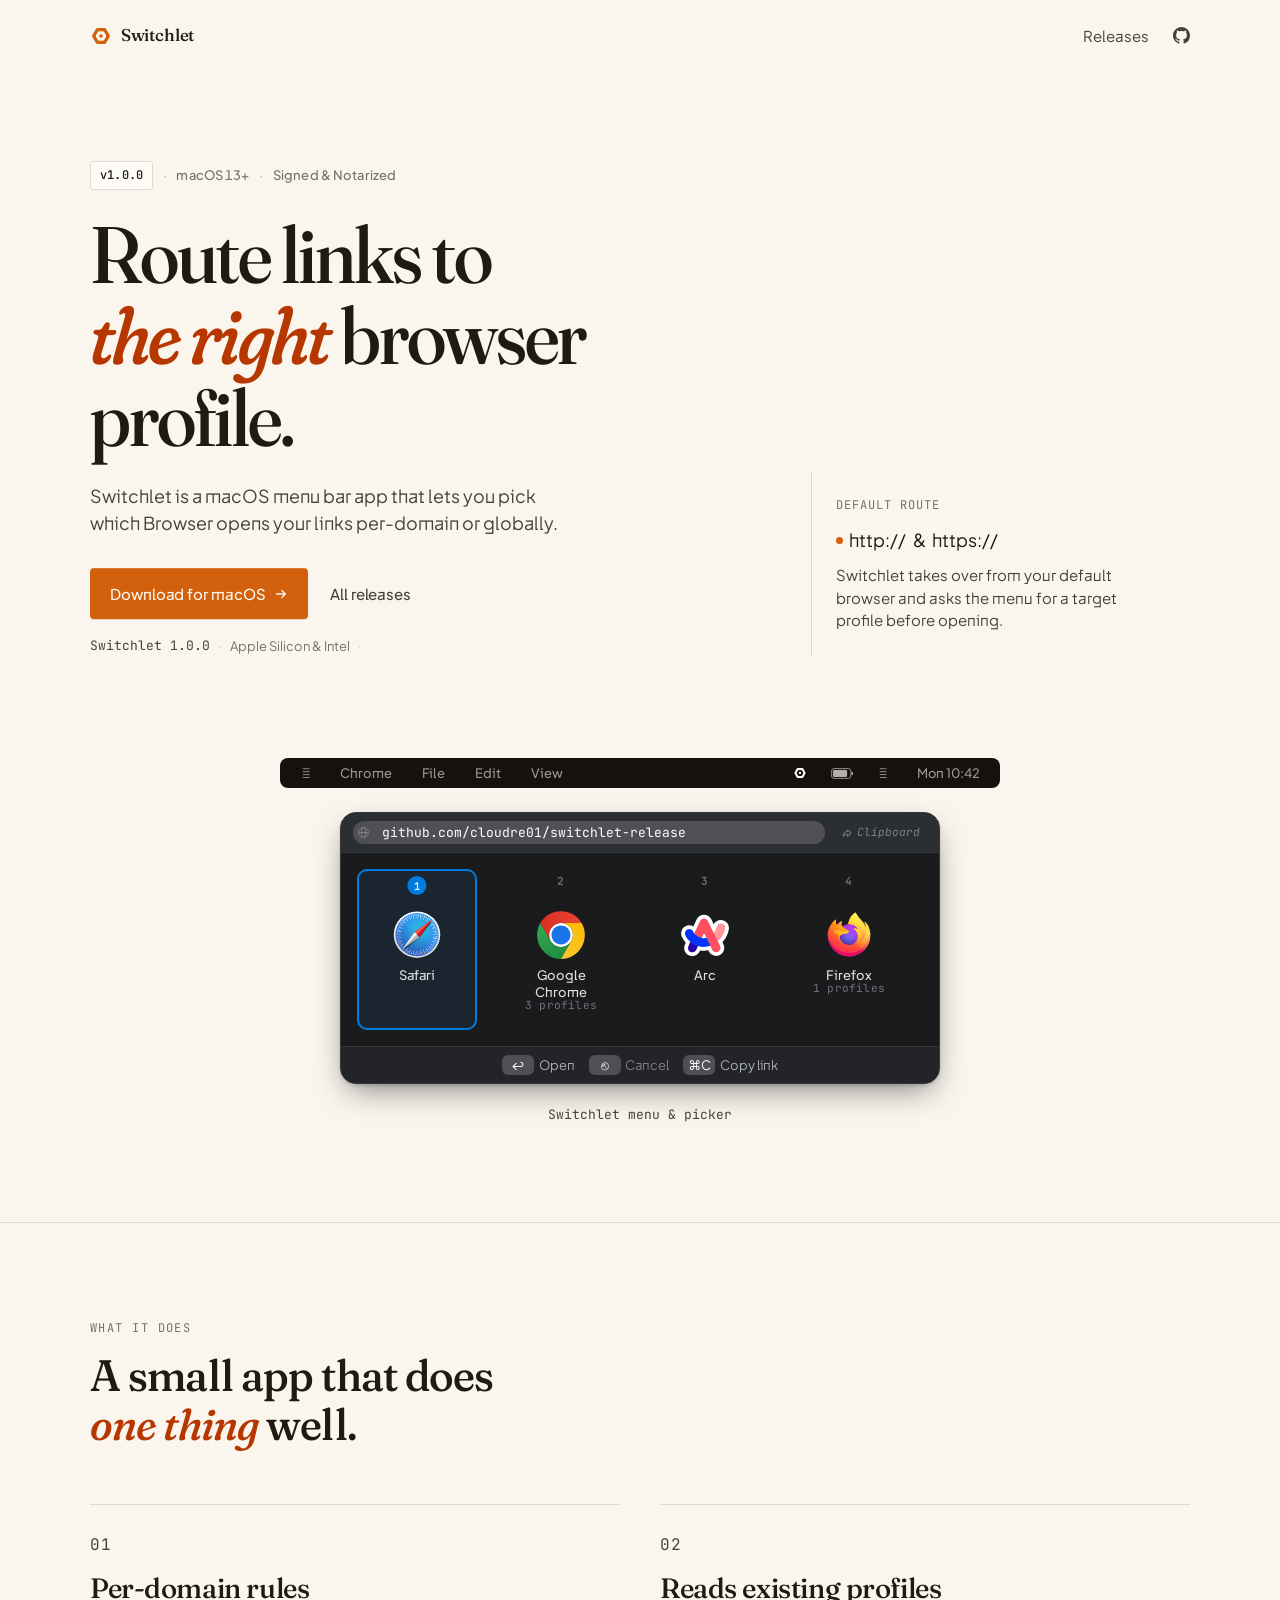
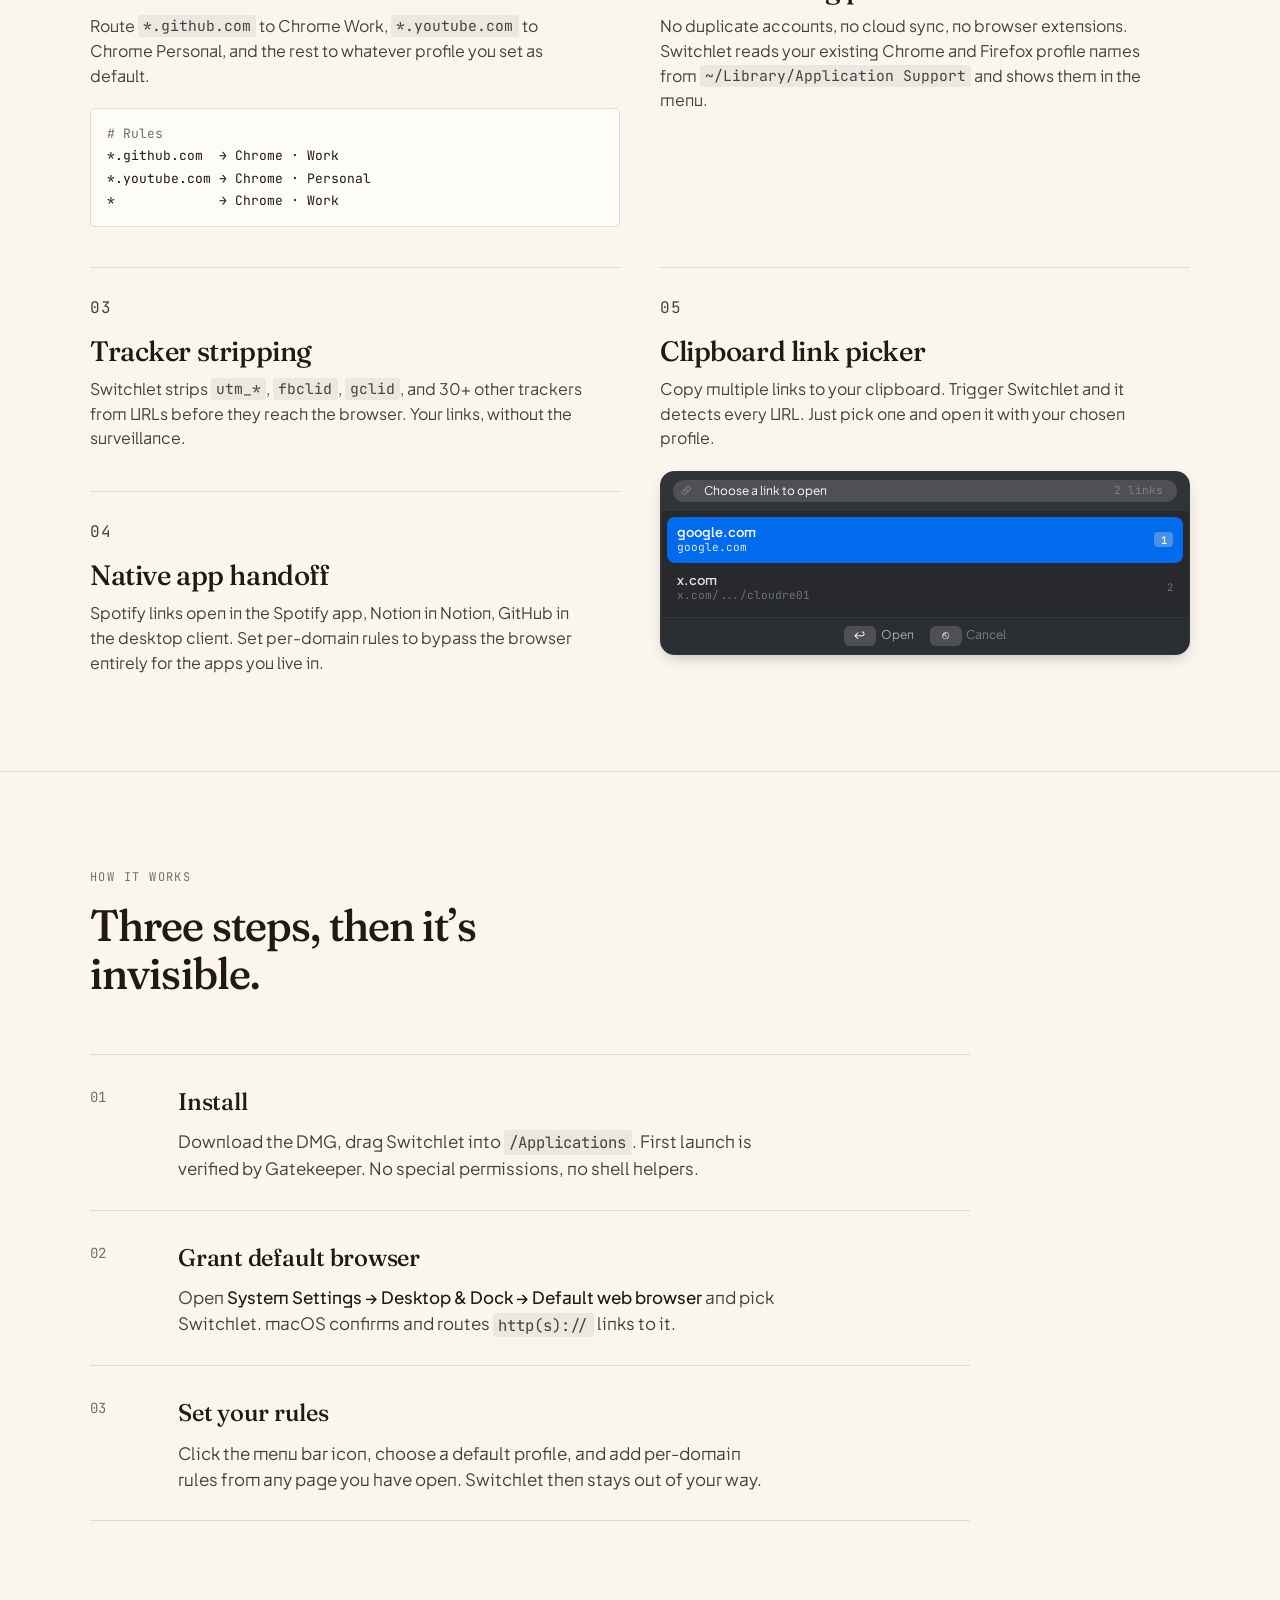
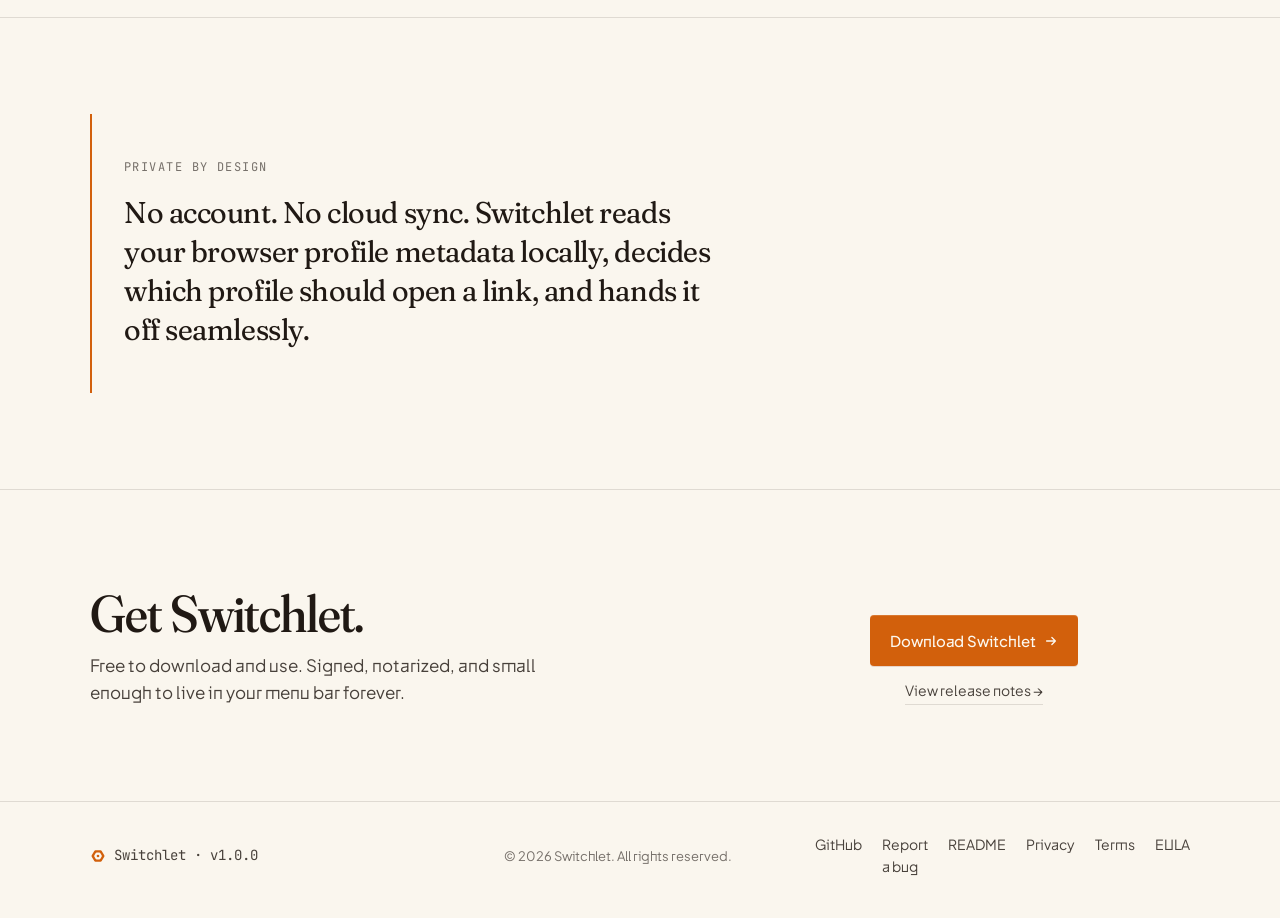
<file: index.html>
<!doctype html>
<html lang="en">
  <head>
    <meta charset="utf-8" />
    <meta name="viewport" content="width=device-width, initial-scale=1" />
    <title>Switchlet — Route links to the right browser profile</title>
    <meta
      name="description"
      content="A macOS menu bar app for routing http/https links to your browser of choice per-domain or globally."
    />
    <meta name="theme-color" content="#f6f1e8" />
    <meta
      property="og:title"
      content="Switchlet - Route links to the right browser profile"
    />
    <meta
      property="og:description"
      content="A macOS menu bar app for routing http/https links to your browser of choice per-domain or globally."
    />
    <meta property="og:type" content="website" />
    <meta
      property="og:url"
      content="https://cloudre01.github.io/switchlet-release/"
    />
    <meta name="twitter:card" content="summary_large_image" />
    <link rel="icon" type="image/svg+xml" href="favicon.svg" />
    <link rel="preconnect" href="https://fonts.googleapis.com" />
    <link rel="preconnect" href="https://fonts.gstatic.com" crossorigin />
    <link
      rel="stylesheet"
      href="https://fonts.googleapis.com/css2?family=Fraunces:ital,opsz,wght@0,9..144,400;0,9..144,500;0,9..144,600;1,9..144,500&family=JetBrains+Mono:wght@400;500&family=Plus+Jakarta+Sans:wght@400;500;600&display=swap"
    />
    <link rel="stylesheet" href="style.css" />
    <script data-goatcounter="https://cloudre01.goatcounter.com/count"
        async src="//gc.zgo.at/count.js"></script>
  </head>
  <body>
    <a class="skip" href="#main">Skip to content</a>

    <svg class="kbd-defs" aria-hidden="true" focusable="false">
      <defs>
        <symbol id="kbd-shift" viewBox="0 0 14 14">
          <path
            d="M7 2.5 L3 7 H5.5 V11.5 H8.5 V7 H11 Z"
            fill="none"
            stroke="currentColor"
            stroke-width="1.3"
            stroke-linecap="round"
            stroke-linejoin="round"
          />
        </symbol>
        <symbol id="kbd-cmd" viewBox="0 0 14 14">
          <rect
            x="1"
            y="1"
            width="5"
            height="5"
            rx="1.2"
            fill="none"
            stroke="currentColor"
            stroke-width="1.3"
          />
          <rect
            x="8"
            y="1"
            width="5"
            height="5"
            rx="1.2"
            fill="none"
            stroke="currentColor"
            stroke-width="1.3"
          />
          <rect
            x="1"
            y="8"
            width="5"
            height="5"
            rx="1.2"
            fill="none"
            stroke="currentColor"
            stroke-width="1.3"
          />
          <rect
            x="8"
            y="8"
            width="5"
            height="5"
            rx="1.2"
            fill="none"
            stroke="currentColor"
            stroke-width="1.3"
          />
          <line
            x1="6"
            y1="7"
            x2="8"
            y2="7"
            stroke="currentColor"
            stroke-width="1.3"
            stroke-linecap="round"
          />
          <line
            x1="7"
            y1="6"
            x2="7"
            y2="8"
            stroke="currentColor"
            stroke-width="1.3"
            stroke-linecap="round"
          />
        </symbol>
      </defs>
    </svg>

    <header class="topbar reveal" data-reveal-order="0">
      <a class="wordmark" href="./" aria-label="Switchlet home">
        <svg class="mark" viewBox="0 0 24 24" aria-hidden="true">
          <path
            d="M15.8454 3.34C16.5599 3.34 17.2206 3.721 17.5778 4.34L21.4225 11C21.7798 11.619 21.7798 12.381 21.4225 13L17.5778 19.66C17.2206 20.279 16.5599 20.66 15.8454 20.66H8.15495C7.44042 20.66 6.7798 20.279 6.42253 19.66L2.5778 13C2.22054 12.381 2.22054 11.619 2.5778 11L6.42253 4.34C6.7798 3.721 7.44042 3.34 8.15495 3.34H15.8454ZM10.155 6.804C9.44044 6.804 8.7798 7.185 8.42253 7.804L6.5778 11C6.22054 11.619 6.22054 12.381 6.5778 13L8.42253 16.196C8.7798 16.815 9.44044 17.196 10.155 17.196H13.8454C14.5599 17.196 15.2206 16.815 15.5778 16.196L17.4225 13C17.7798 12.381 17.7798 11.619 17.4225 11L15.5778 7.804C15.2206 7.185 14.5599 6.804 13.8454 6.804H10.155Z"
            fill="currentColor"
          />
          <circle cx="12" cy="12" r="2" fill="currentColor" />
        </svg>
        <span>Switchlet</span>
      </a>
      <nav class="topnav">
        <a href="https://github.com/cloudre01/switchlet-release/releases"
          onclick="goatcounter.count({path:'releases'})"
          >Releases</a
        >
        <a
          class="gh-link"
          href="https://github.com/cloudre01/switchlet-release"
          aria-label="GitHub"
          onclick="goatcounter.count({path:'github'})"
        >
          <svg class="gh-icon" viewBox="0 0 16 16" aria-hidden="true">
            <path
              fill="currentColor"
              d="M8 0C3.58 0 0 3.58 0 8c0 3.54 2.29 6.53 5.47 7.59.4.07.55-.17.55-.38 0-.19-.01-.82-.01-1.49-2.01.37-2.53-.49-2.69-.94-.09-.23-.48-.94-.82-1.13-.28-.15-.68-.52-.01-.53.63-.01 1.08.58 1.23.82.72 1.21 1.87.87 2.33.66.07-.52.28-.87.51-1.07-1.78-.2-3.64-.89-3.64-3.95 0-.87.31-1.59.82-2.15-.08-.2-.36-1.02.08-2.12 0 0 .67-.21 2.2.82.64-.18 1.32-.27 2-.27.68 0 1.36.09 2 .27 1.53-1.04 2.2-.82 2.2-.82.44 1.1.16 1.92.08 2.12.51.56.82 1.27.82 2.15 0 3.07-1.87 3.75-3.65 3.95.29.25.54.73.54 1.48 0 1.07-.01 1.93-.01 2.2 0 .21.15.46.55.38A8.013 8.013 0 0 0 16 8c0-4.42-3.58-8-8-8z"
            />
          </svg>
        </a>
      </nav>
    </header>

    <main id="main">
      <section class="hero">
        <div class="container hero-grid">
          <div class="hero-text">
            <p class="kicker reveal" data-reveal-order="1">
              <span class="badge">v1.0.0</span>
              <span class="kicker-sep">·</span>
              <span>macOS 13+</span>
              <span class="kicker-sep">·</span>
              <span>Signed &amp; Notarized</span>
            </p>
            <h1 class="display reveal" data-reveal-order="2">
              Route links to <em>the&nbsp;right</em> browser profile.
            </h1>
            <p class="lede reveal" data-reveal-order="3">
              Switchlet is a macOS menu bar app that lets you pick which Browser
              opens your links per-domain or globally.
            </p>
            <div class="cta-row reveal" data-reveal-order="4">
              <a
                class="btn primary"
                href="https://github.com/cloudre01/switchlet-release/releases/latest/download/Switchlet.dmg"
                rel="noopener"
                onclick="goatcounter.count({path:'download'})"
              >
                <span>Download for macOS</span>
                <svg class="btn-arrow" viewBox="0 0 16 16" aria-hidden="true">
                  <path
                    d="M3 8h10M9 4l4 4-4 4"
                    stroke="currentColor"
                    stroke-width="1.5"
                    fill="none"
                    stroke-linecap="round"
                    stroke-linejoin="round"
                  />
                </svg>
              </a>
              <a
                class="btn ghost"
                href="https://github.com/cloudre01/switchlet-release/releases/latest"
                onclick="goatcounter.count({path:'releases'})"
                >All releases</a
              >
            </div>
            <p class="cta-meta reveal" data-reveal-order="5">
              <span class="mono">Switchlet 1.0.0</span>
              <span class="dot">·</span>
              <span>Apple Silicon &amp; Intel</span>
              <span class="dot">·</span>
            </p>
          </div>

          <aside class="hero-aside reveal" data-reveal-order="6">
            <p class="aside-label">Default route</p>
            <p class="aside-line">
              <span class="dot-c accent"></span>
              <span class="mono">http://</span> &amp;
              <span class="mono">https://</span>
            </p>
            <p class="aside-sub">
              Switchlet takes over from your default browser and asks the menu
              for a target profile before opening.
            </p>
          </aside>
        </div>
      </section>

      <section class="visual reveal" data-reveal-order="7">
        <div class="container">
          <figure
            class="menubar-mock"
            aria-label="The Switchlet menu bar dropdown"
          >
            <div class="mb-strip">
              <span class="mb-faded" aria-hidden="true">􀣺</span>
              <span class="mb-faded">Chrome</span>
              <span class="mb-faded">File</span>
              <span class="mb-faded">Edit</span>
              <span class="mb-faded">View</span>
              <span class="mb-spacer"></span>
              <button
                type="button"
                class="mb-app"
                aria-label="Switchlet menu"
                aria-expanded="false"
                aria-controls="switchlet-dropdown"
              >
                <svg class="mb-icon" viewBox="0 0 24 24" aria-hidden="true">
                  <path
                    d="M15.8454 3.34C16.5599 3.34 17.2206 3.721 17.5778 4.34L21.4225 11C21.7798 11.619 21.7798 12.381 21.4225 13L17.5778 19.66C17.2206 20.279 16.5599 20.66 15.8454 20.66H8.15495C7.44042 20.66 6.7798 20.279 6.42253 19.66L2.5778 13C2.22054 12.381 2.22054 11.619 2.5778 11L6.42253 4.34C6.7798 3.721 7.44042 3.34 8.15495 3.34H15.8454ZM10.155 6.804C9.44044 6.804 8.7798 7.185 8.42253 7.804L6.5778 11C6.22054 11.619 6.22054 12.381 6.5778 13L8.42253 16.196C8.7798 16.815 9.44044 17.196 10.155 17.196H13.8454C14.5599 17.196 15.2206 16.815 15.5778 16.196L17.4225 13C17.7798 12.381 17.7798 11.619 17.4225 11L15.5778 7.804C15.2206 7.185 14.5599 6.804 13.8454 6.804H10.155Z"
                    fill="currentColor"
                  />
                  <circle cx="12" cy="12" r="2" fill="currentColor" />
                </svg>
              </button>
              <span class="mb-battery" aria-hidden="true">
                <svg class="mb-battery-svg" viewBox="0 0 28 14" fill="none">
                  <rect
                    x="0.75"
                    y="0.75"
                    width="24.5"
                    height="12.5"
                    rx="3"
                    ry="3"
                    stroke="currentColor"
                    stroke-width="1"
                    fill="none"
                  />
                  <rect
                    x="2.5"
                    y="2.5"
                    width="18"
                    height="9"
                    rx="1.5"
                    ry="1.5"
                    fill="currentColor"
                  />
                  <rect
                    x="26"
                    y="5"
                    width="2"
                    height="4"
                    rx="0.5"
                    ry="0.5"
                    fill="currentColor"
                  />
                </svg>
              </span>
              <span class="mb-faded" aria-hidden="true">􀙇</span>
              <span class="mb-faded">Mon 10:42</span>
            </div>
            <div class="mb-dropdown" id="switchlet-dropdown">
              <div class="m-row m-selected">
                <span class="m-main">Route Clipboard URL</span>
                <span class="m-right kbd">
                  <svg class="kbd-key" aria-label="shift">
                    <use href="#kbd-shift" />
                  </svg>
                  <svg class="kbd-key" aria-label="command">
                    <use href="#kbd-cmd" />
                  </svg>
                  <span class="kbd-letter">L</span>
                </span>
              </div>
              <div class="m-row">
                <span class="m-main">Setup Switchlet</span>
              </div>
              <div class="m-divider"></div>
              <div class="m-row">
                <span class="m-main">
                  <svg class="m-icon" viewBox="0 0 16 16" aria-hidden="true">
                    <path
                      fill="currentColor"
                      d="M9.405 1.05c-.413-1.4-2.397-1.4-2.81 0l-.1.34a1.464 1.464 0 0 1-2.105.872l-.31-.17c-1.283-.698-2.686.705-1.987 1.987l.169.311c.446.82.023 1.841-.872 2.105l-.34.1c-1.4.413-1.4 2.397 0 2.81l.34.1a1.464 1.464 0 0 1 .872 2.105l-.17.31c-.698 1.283.705 2.686 1.987 1.987l.311-.169a1.464 1.464 0 0 1 2.105.872l.1.34c.413 1.4 2.397 1.4 2.81 0l.1-.34a1.464 1.464 0 0 1 2.105-.872l.31.17c1.283.698 2.686-.705 1.987-1.987l-.169-.311a1.464 1.464 0 0 1 .872-2.105l.34-.1c1.4-.413 1.4-2.397 0-2.81l-.34-.1a1.464 1.464 0 0 1-.872-2.105l.17-.31c.698-1.283-.705-2.686-1.987-1.987l-.311.169a1.464 1.464 0 0 1-2.105-.872l-.1-.34zM8 10.93a2.929 2.929 0 1 1 0-5.858 2.929 2.929 0 0 1 0 5.858z"
                    />
                  </svg>
                  Settings
                </span>
                <span class="m-right kbd">
                  <svg class="kbd-key" aria-label="command">
                    <use href="#kbd-cmd" />
                  </svg>
                  <span class="kbd-letter">,</span>
                </span>
              </div>
              <div class="m-row">
                <span class="m-main">
                  <svg class="m-icon" viewBox="0 0 16 16" aria-hidden="true">
                    <path
                      fill="currentColor"
                      fill-rule="evenodd"
                      d="M8 3a5 5 0 1 0 4.546 2.914.5.5 0 0 1 .908-.417A6 6 0 1 1 8 2v1z"
                    />
                    <path
                      fill="currentColor"
                      d="M8 4.466V.534a.25.25 0 0 1 .41-.192l2.36 1.966c.12.1.12.284 0 .384L8.41 4.658A.25.25 0 0 1 8 4.466z"
                    />
                  </svg>
                  Refresh Browsers
                </span>
              </div>
              <div class="m-divider"></div>
              <div class="m-row">
                <span class="m-main">About Switchlet</span>
              </div>
              <div class="m-row">
                <span class="m-main">Check for Updates</span>
              </div>
              <div class="m-divider"></div>
              <div class="m-row">
                <span class="m-main">Quit Switchlet</span>
                <span class="m-right kbd">
                  <svg class="kbd-key" aria-label="command">
                    <use href="#kbd-cmd" />
                  </svg>
                  <span class="kbd-letter">Q</span>
                </span>
              </div>
            </div>
          </figure>

          <figure class="chooser-hud" aria-label="Browser chooser HUD">
            <div class="chooser-titlebar">
              <div class="chooser-urlbar">
                <span class="chooser-globe" aria-hidden="true">
                  <svg viewBox="0 0 16 16">
                    <circle
                      cx="8"
                      cy="8"
                      r="6"
                      fill="none"
                      stroke="currentColor"
                      stroke-width="1.2"
                    />
                    <ellipse
                      cx="8"
                      cy="8"
                      rx="2.5"
                      ry="6"
                      fill="none"
                      stroke="currentColor"
                      stroke-width="1.2"
                    />
                    <line
                      x1="2"
                      y1="8"
                      x2="14"
                      y2="8"
                      stroke="currentColor"
                      stroke-width="1.2"
                    />
                  </svg>
                </span>
                <span class="chooser-url"
                  >github.com/cloudre01/switchlet-release</span
                >
              </div>
              <span class="chooser-clipboard">
                <svg
                  xmlns="http://www.w3.org/2000/svg"
                  viewBox="0 0 32 32"
                  width="48"
                  height="48"
                  stroke="oklch(60% 0.008 260)"
                  fill="oklch(60% 0.008 260)"
                >
                  <path
                    data-layer="monochrome-0"
                    d="M17.538 27.6c.612 0 1.112-.25 1.712-.812l9.863-9.313c.474-.45.637-.925.637-1.338 0-.425-.15-.887-.637-1.35L19.25 5.563c-.663-.625-1.075-.888-1.687-.888-.875 0-1.5.688-1.5 1.525v4.725H15.7c-8.987 0-12.9 5.762-12.9 15C2.8 27 3.413 27.6 4.088 27.6c.524 0 1.1-.125 1.537-.925 2.175-4.088 5.238-5.312 10.075-5.312h.363v4.775c0 .837.625 1.462 1.475 1.462m.712-2.687c-.1 0-.175-.076-.175-.188v-4.838c0-.287-.125-.412-.412-.412h-1.675c-5.938 0-9.725 2.063-11.2 5.2-.038.087-.063.125-.126.125-.05 0-.087-.038-.087-.137.25-5.9 2.825-11.85 11.413-11.85h1.675c.287 0 .412-.126.412-.413V7.438c0-.1.075-.175.188-.175.074 0 .15.05.212.1l8.9 8.537c.087.088.125.162.125.237s-.025.138-.125.238L18.462 24.8a.28.28 0 0 1-.212.113"
                  />
                </svg>
                <em>Clipboard</em>
              </span>
            </div>

            <div class="chooser-grid">
              <div class="chooser-option chooser-selected" tabindex="-1">
                <div class="chooser-logo">
                  <img
                    src="assets/browsers/safari-icon.svg"
                    alt=""
                    width="48"
                    height="48"
                  />
                </div>
                <div class="chooser-text">
                  <div class="chooser-name">Safari</div>
                </div>
                <span class="chooser-num">1</span>
              </div>

              <div class="chooser-option" tabindex="-1">
                <div class="chooser-logo">
                  <img
                    src="assets/browsers/google-chrome-icon.svg"
                    alt=""
                    width="48"
                    height="48"
                  />
                </div>
                <div class="chooser-text">
                  <div class="chooser-name">Google Chrome</div>
                  <div class="chooser-meta">3 profiles</div>
                </div>
                <span class="chooser-chevron">&#x203A;</span>
                <span class="chooser-num">2</span>
              </div>

              <div class="chooser-option" tabindex="-1">
                <div class="chooser-logo">
                  <img
                    src="assets/browsers/arc-browser-icon.svg"
                    alt=""
                    width="48"
                    height="48"
                  />
                </div>
                <div class="chooser-text">
                  <div class="chooser-name">Arc</div>
                </div>
                <span class="chooser-num">3</span>
              </div>

              <div class="chooser-option" tabindex="-1">
                <div class="chooser-logo">
                  <img
                    src="assets/browsers/firefox-browser-icon.svg"
                    alt=""
                    width="48"
                    height="48"
                  />
                </div>
                <div class="chooser-text">
                  <div class="chooser-name">Firefox</div>
                  <div class="chooser-meta">1 profiles</div>
                </div>
                <span class="chooser-chevron">&#x203A;</span>
                <span class="chooser-num">4</span>
              </div>
            </div>

            <div class="chooser-actions">
              <span class="chooser-action">
                <span class="chooser-icon"> ↩ </span>
                Open
              </span>
              <span class="chooser-action chooser-action-cancel"
                ><span class="chooser-icon">⎋</span> Cancel</span
              >
              <span class="chooser-action">
                <span class="chooser-icon">⌘C</span>
                Copy link
              </span>
            </div>
          </figure>

          <figcaption class="visual-caption">
            <span class="mono">Switchlet menu & picker</span>
          </figcaption>
        </div>
      </section>

      <section class="features">
        <div class="container">
          <header class="section-head">
            <p class="section-eyebrow">What it does</p>
            <h2 class="section-title">
              A small app that does <em>one thing</em> well.
            </h2>
          </header>

          <div class="features-grid">
            <article class="feature">
              <p class="feature-num">01</p>
              <h3>Per-domain rules</h3>
              <p>
                Route <code>*.github.com</code> to Chrome Work,
                <code>*.youtube.com</code> to Chrome Personal, and the rest to
                whatever profile you set as default.
              </p>
              <pre class="codeblock"><span class="cm"># Rules</span>
*.github.com  → Chrome · Work
*.youtube.com → Chrome · Personal
*             → Chrome · Work</pre>
            </article>

            <article class="feature">
              <p class="feature-num">02</p>
              <h3>Reads existing profiles</h3>
              <p>
                No duplicate accounts, no cloud sync, no browser extensions.
                Switchlet reads your existing Chrome and Firefox profile names
                from <code>~/Library/Application Support</code> and shows them
                in the menu.
              </p>
            </article>

            <article class="feature">
              <p class="feature-num">03</p>
              <h3>Tracker stripping</h3>
              <p>
                Switchlet strips <code>utm_*</code>, <code>fbclid</code>,
                <code>gclid</code>, and 30+ other trackers from URLs before they
                reach the browser. Your links, without the surveillance.
              </p>
            </article>

            <article class="feature">
              <p class="feature-num">04</p>
              <h3>Native app handoff</h3>
              <p>
                Spotify links open in the Spotify app, Notion in Notion, GitHub
                in the desktop client. Set per-domain rules to bypass the
                browser entirely for the apps you live in.
              </p>
            </article>

            <article class="feature feature-tall">
              <p class="feature-num">05</p>
              <h3>Clipboard link picker</h3>
              <p>
                Copy multiple links to your clipboard. Trigger Switchlet and it
                detects every URL. Just pick one and open it with your chosen
                profile.
              </p>
              <div class="hud-mock">
                <div class="hud-mock-title">
                  <div class="hud-urlbar">
                    <span class="hud-mock-link" aria-hidden="true">
                      <svg
                        xmlns="http://www.w3.org/2000/svg"
                        viewBox="0 0 32 32"
                        width="32"
                        height="32"
                        stroke="oklch(60% 0.008 260)"
                        fill="oklch(60% 0.008 260)"
                      >
                        <path
                          data-layer="monochrome-0"
                          d="m15.78 11.317-1.621 1.646c1.61.135 2.658.61 3.45 1.403 2.135 2.134 2.123 5.158.013 7.268l-3.988 3.976c-2.122 2.122-5.122 2.134-7.256.012-2.134-2.146-2.122-5.146 0-7.268l2.39-2.39c-.341-.769-.427-1.684-.292-2.476L4.89 17.06c-2.914 2.927-2.939 7.073.012 10.024 2.964 2.964 7.11 2.94 10.025.025l4.17-4.183c2.927-2.927 2.952-7.073-.012-10.025-.768-.768-1.744-1.317-3.305-1.585m-.304 10.049 1.621-1.646c-1.61-.122-2.658-.61-3.45-1.403-2.135-2.134-2.123-5.158-.013-7.268l3.976-3.976c2.134-2.122 5.134-2.134 7.268 0s2.11 5.147 0 7.256l-2.39 2.39c.341.781.414 1.683.293 2.476l3.585-3.573c2.914-2.927 2.939-7.061-.012-10.024-2.964-2.964-7.11-2.94-10.037-.013l-4.158 4.171c-2.927 2.927-2.952 7.073.012 10.025.768.768 1.744 1.317 3.305 1.585"
                        />
                      </svg>
                    </span>
                    <span class="hud-mock-text">Choose a link to open</span>
                    <span class="hud-mock-count">2 links</span>
                  </div>
                </div>
                <div class="hud-mock-list">
                  <div class="hud-mock-row hud-mock-selected">
                    <div class="hud-mock-text">
                      <div class="hud-mock-row-title">google.com</div>
                      <div class="hud-mock-row-sub">google.com</div>
                    </div>
                    <span class="hud-mock-num">1</span>
                  </div>
                  <div class="hud-mock-row">
                    <div class="hud-mock-text">
                      <div class="hud-mock-row-title">x.com</div>
                      <div class="hud-mock-row-sub">x.com/.../cloudre01</div>
                    </div>
                    <span class="hud-mock-num">2</span>
                  </div>
                </div>
                <div class="hud-mock-actions">
                  <span class="hud-mock-action">
                    <span class="chooser-icon">↩</span>
                    Open
                  </span>
                  <span class="hud-mock-action">
                    <span class="chooser-icon">⎋</span>
                    Cancel
                  </span>
                </div>
              </div>
            </article>
          </div>
        </div>
      </section>

      <section class="how">
        <div class="container">
          <header class="section-head">
            <p class="section-eyebrow">How it works</p>
            <h2 class="section-title">
              Three steps, then it&rsquo;s invisible.
            </h2>
          </header>

          <ol class="how-list">
            <li>
              <span class="how-num">01</span>
              <div>
                <h3>Install</h3>
                <p>
                  Download the DMG, drag Switchlet into
                  <code>/Applications</code>. First launch is verified by
                  Gatekeeper. No special permissions, no shell helpers.
                </p>
              </div>
            </li>
            <li>
              <span class="how-num">02</span>
              <div>
                <h3>Grant default browser</h3>
                <p>
                  Open
                  <strong
                    >System Settings &rarr; Desktop &amp; Dock &rarr; Default
                    web browser</strong
                  >
                  and pick Switchlet. macOS confirms and routes
                  <code>http(s)://</code> links to it.
                </p>
              </div>
            </li>
            <li>
              <span class="how-num">03</span>
              <div>
                <h3>Set your rules</h3>
                <p>
                  Click the menu bar icon, choose a default profile, and add
                  per-domain rules from any page you have open. Switchlet then
                  stays out of your way.
                </p>
              </div>
            </li>
          </ol>
        </div>
      </section>

      <section class="promise">
        <div class="container">
          <div class="promise-inner">
            <p class="promise-eyebrow">Private by design</p>
            <p class="promise-text">
              No account. No cloud sync. Switchlet reads your browser profile
              metadata locally, decides which profile should open a link, and
              hands it off seamlessly.
            </p>
          </div>
        </div>
      </section>

      <section class="get">
        <div class="container get-grid">
          <div>
            <h2 class="get-title">Get Switchlet.</h2>
            <p class="get-sub">
              Free to download and use. Signed, notarized, and small enough to
              live in your menu bar forever.
            </p>
          </div>
          <div class="get-cta">
            <a
              class="btn primary"
              href="https://github.com/cloudre01/switchlet-release/releases/latest/download/Switchlet.dmg"
              rel="noopener"
            >
              <span>Download Switchlet</span>
              <svg class="btn-arrow" viewBox="0 0 16 16" aria-hidden="true">
                <path
                  d="M3 8h10M9 4l4 4-4 4"
                  stroke="currentColor"
                  stroke-width="1.5"
                  fill="none"
                  stroke-linecap="round"
                  stroke-linejoin="round"
                />
              </svg>
            </a>
            <a
              class="get-secondary"
              href="https://github.com/cloudre01/switchlet-release/releases"
              onclick="goatcounter.count({path:'releases'})"
              >View release notes &rarr;</a
            >
          </div>
        </div>
      </section>
    </main>

    <footer class="footer">
      <div class="container footer-inner">
        <p class="footer-mark">
          <svg class="mark small" viewBox="0 0 24 24" aria-hidden="true">
            <path
              d="M15.8454 3.34C16.5599 3.34 17.2206 3.721 17.5778 4.34L21.4225 11C21.7798 11.619 21.7798 12.381 21.4225 13L17.5778 19.66C17.2206 20.279 16.5599 20.66 15.8454 20.66H8.15495C7.44042 20.66 6.7798 20.279 6.42253 19.66L2.5778 13C2.22054 12.381 2.22054 11.619 2.5778 11L6.42253 4.34C6.7798 3.721 7.44042 3.34 8.15495 3.34H15.8454ZM10.155 6.804C9.44044 6.804 8.7798 7.185 8.42253 7.804L6.5778 11C6.22054 11.619 6.22054 12.381 6.5778 13L8.42253 16.196C8.7798 16.815 9.44044 17.196 10.155 17.196H13.8454C14.5599 17.196 15.2206 16.815 15.5778 16.196L17.4225 13C17.7798 12.381 17.7798 11.619 17.4225 11L15.5778 7.804C15.2206 7.185 14.5599 6.804 13.8454 6.804H10.155Z"
              fill="currentColor"
            />
            <circle cx="12" cy="12" r="2" fill="currentColor" />
          </svg>
          <span>Switchlet &middot; v1.0.0</span>
        </p>
        <p class="footer-copy">© 2026 Switchlet. All rights reserved.</p>
        <nav class="footer-nav">
          <a
            href="https://github.com/cloudre01/switchlet-release"
            onclick="goatcounter.count({path:'github'})"
            >GitHub</a
          >
          <a href="https://github.com/cloudre01/switchlet-release/issues"
            >Report a bug</a
          >
          <a href="README.md">README</a>
          <a href="privacy.html">Privacy</a>
          <a href="terms.html">Terms</a>
          <a href="eula.html">EULA</a>
        </nav>
      </div>
    </footer>

    <script>
      (function () {
        var app = document.querySelector(".mb-app");
        var dropdown = document.getElementById("switchlet-dropdown");
        if (app && dropdown) {
          function setOpen(open) {
            dropdown.classList.toggle("open", open);
            app.setAttribute("aria-expanded", open ? "true" : "false");
          }
          app.addEventListener("click", function (e) {
            e.stopPropagation();
            setOpen(!dropdown.classList.contains("open"));
          });
          document.addEventListener("click", function (e) {
            if (!dropdown.contains(e.target) && !app.contains(e.target)) {
              setOpen(false);
            }
          });
          document.addEventListener("keydown", function (e) {
            if (e.key === "Escape") setOpen(false);
          });
        }

        var visual = document.querySelector(".visual");
        if (visual && "IntersectionObserver" in window) {
          var animObserver = new IntersectionObserver(
            function (entries) {
              entries.forEach(function (entry) {
                if (
                  entry.isIntersecting &&
                  !visual.classList.contains("animate")
                ) {
                  visual.classList.add("animate");
                  animObserver.unobserve(visual);
                }
              });
            },
            { threshold: 0.3 },
          );
          animObserver.observe(visual);
        }

        var hud = document.querySelector(".chooser-hud");
        if (hud && visual) {
          hud.addEventListener("animationend", function (e) {
            if (e.animationName === "chooserAppear") {
              visual.classList.add("interactive");
            }
          });
        }

        var grid = document.querySelector(".chooser-grid");
        if (grid) {
          grid.addEventListener("click", function (e) {
            var option = e.target.closest(".chooser-option");
            if (!option) return;
            grid.querySelectorAll(".chooser-option").forEach(function (el) {
              el.classList.remove("chooser-selected");
            });
            option.classList.add("chooser-selected");
          });
        }
      })();
    </script>
  </body>
</html>
</file>
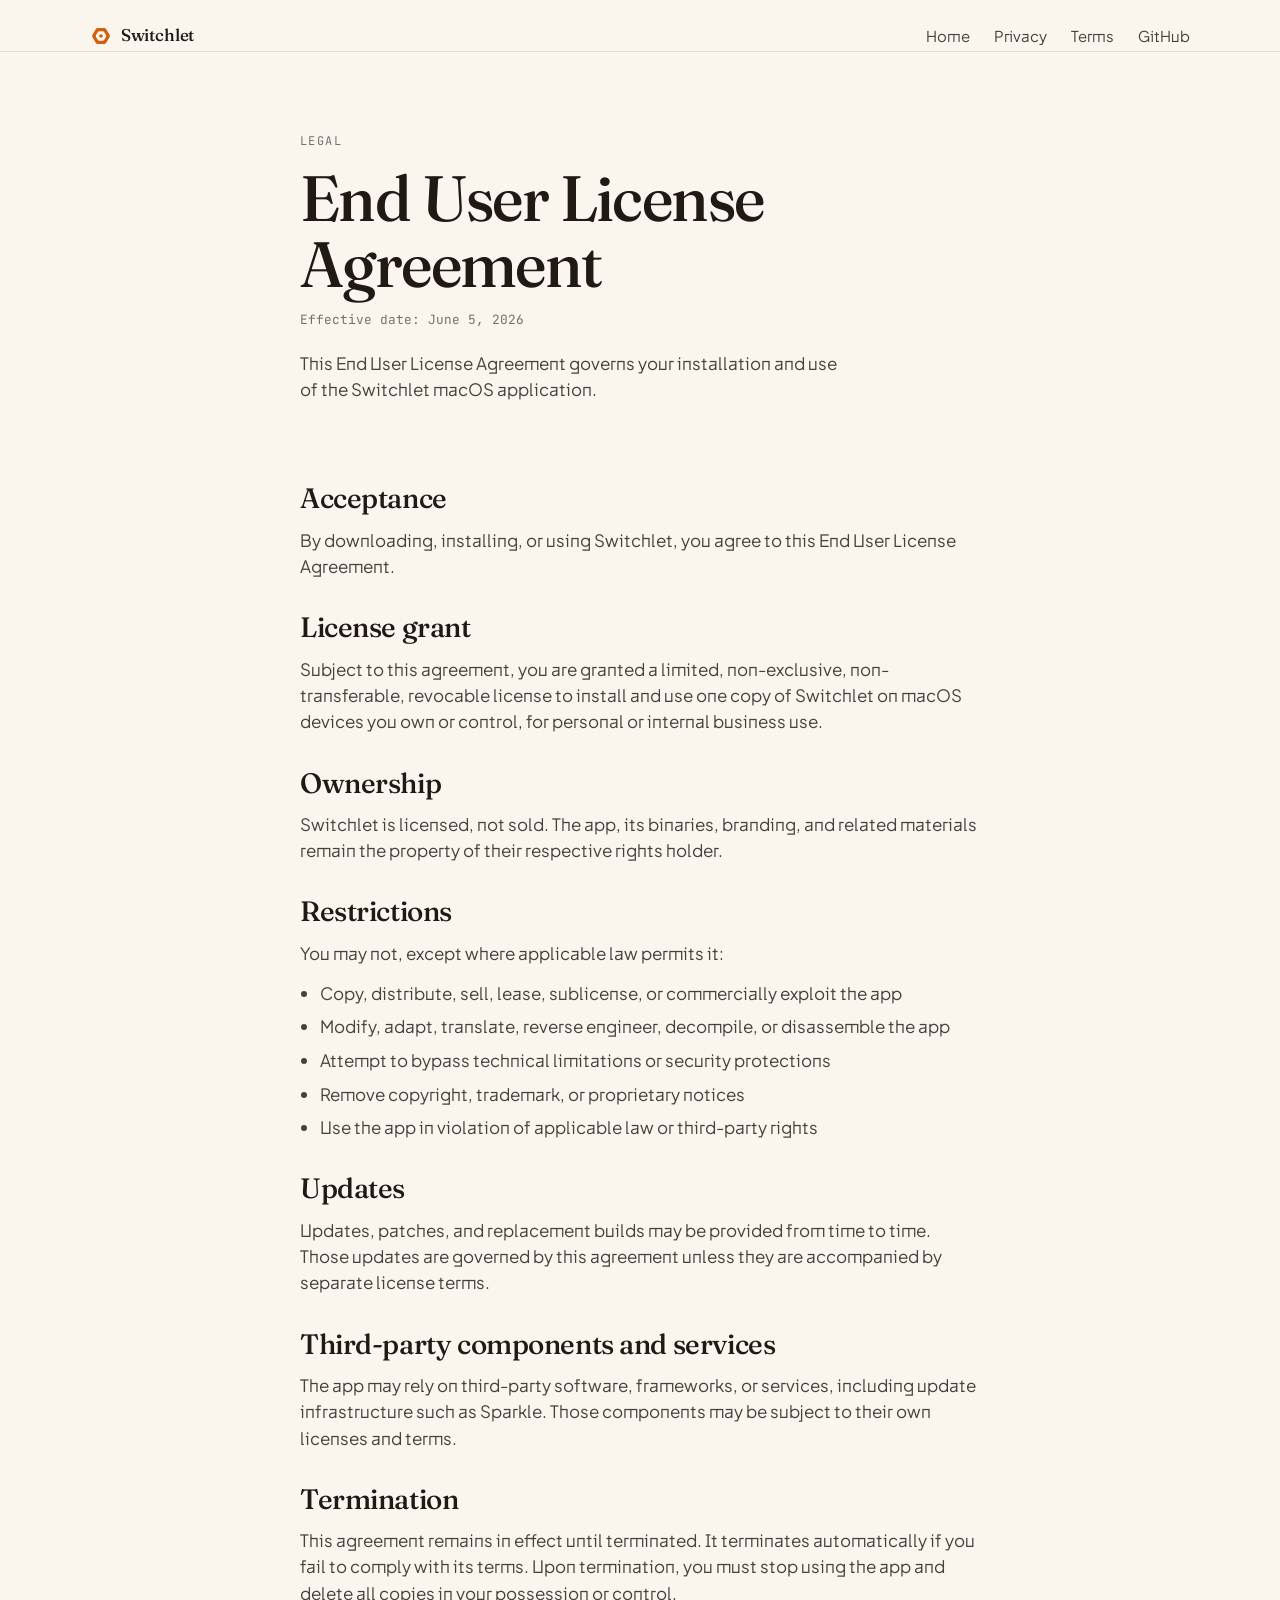
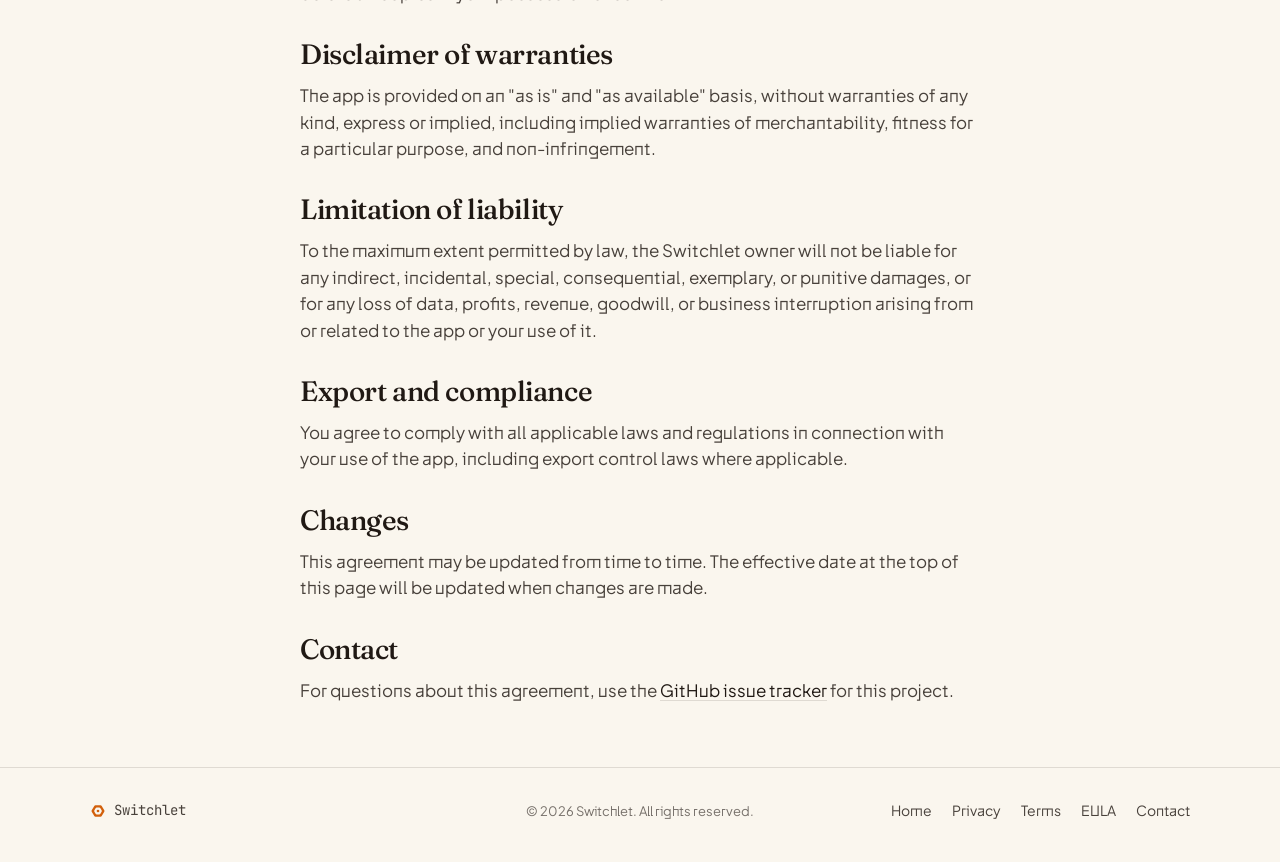
<file: eula.html>
<!doctype html>
<html lang="en">
  <head>
    <meta charset="utf-8" />
    <meta name="viewport" content="width=device-width, initial-scale=1" />
    <title>End User License Agreement - Switchlet</title>
    <meta
      name="description"
      content="End User License Agreement for the Switchlet macOS app."
    />
    <meta name="theme-color" content="#f6f1e8" />
    <link rel="icon" type="image/svg+xml" href="favicon.svg" />
    <link rel="preconnect" href="https://fonts.googleapis.com" />
    <link rel="preconnect" href="https://fonts.gstatic.com" crossorigin />
    <link
      rel="stylesheet"
      href="https://fonts.googleapis.com/css2?family=Fraunces:ital,opsz,wght@0,9..144,400;0,9..144,500;0,9..144,600;1,9..144,500&family=JetBrains+Mono:wght@400;500&family=Plus+Jakarta+Sans:wght@400;500;600&display=swap"
    />
    <link rel="stylesheet" href="style.css" />
  </head>
  <body>
    <a class="skip" href="#main">Skip to content</a>

    <header class="topbar legal-topbar">
      <a class="wordmark" href="./" aria-label="Switchlet home">
        <svg class="mark" viewBox="0 0 24 24" aria-hidden="true">
          <path
            d="M15.8454 3.34C16.5599 3.34 17.2206 3.721 17.5778 4.34L21.4225 11C21.7798 11.619 21.7798 12.381 21.4225 13L17.5778 19.66C17.2206 20.279 16.5599 20.66 15.8454 20.66H8.15495C7.44042 20.66 6.7798 20.279 6.42253 19.66L2.5778 13C2.22054 12.381 2.22054 11.619 2.5778 11L6.42253 4.34C6.7798 3.721 7.44042 3.34 8.15495 3.34H15.8454ZM10.155 6.804C9.44044 6.804 8.7798 7.185 8.42253 7.804L6.5778 11C6.22054 11.619 6.22054 12.381 6.5778 13L8.42253 16.196C8.7798 16.815 9.44044 17.196 10.155 17.196H13.8454C14.5599 17.196 15.2206 16.815 15.5778 16.196L17.4225 13C17.7798 12.381 17.7798 11.619 17.4225 11L15.5778 7.804C15.2206 7.185 14.5599 6.804 13.8454 6.804H10.155Z"
            fill="currentColor"
          />
          <circle cx="12" cy="12" r="2" fill="currentColor" />
        </svg>
        <span>Switchlet</span>
      </a>
      <nav class="topnav">
        <a href="./">Home</a>
        <a href="privacy.html">Privacy</a>
        <a href="terms.html">Terms</a>
        <a href="https://github.com/cloudre01/switchlet-release">GitHub</a>
      </nav>
    </header>

    <main id="main" class="legal-main">
      <section class="legal-hero">
        <div class="container legal-shell">
          <p class="section-eyebrow">Legal</p>
          <h1 class="legal-title">End User License Agreement</h1>
          <p class="legal-meta">Effective date: June 5, 2026</p>
          <p class="legal-intro">
            This End User License Agreement governs your installation and use of
            the Switchlet macOS application.
          </p>
        </div>
      </section>

      <section class="legal-content">
        <div class="container legal-shell legal-prose">
          <h2>Acceptance</h2>
          <p>
            By downloading, installing, or using Switchlet, you agree to this
            End User License Agreement.
          </p>

          <h2>License grant</h2>
          <p>
            Subject to this agreement, you are granted a limited,
            non-exclusive, non-transferable, revocable license to install and
            use one copy of Switchlet on macOS devices you own or control, for
            personal or internal business use.
          </p>

          <h2>Ownership</h2>
          <p>
            Switchlet is licensed, not sold. The app, its binaries, branding,
            and related materials remain the property of their respective rights
            holder.
          </p>

          <h2>Restrictions</h2>
          <p>You may not, except where applicable law permits it:</p>
          <ul>
            <li>Copy, distribute, sell, lease, sublicense, or commercially exploit the app</li>
            <li>Modify, adapt, translate, reverse engineer, decompile, or disassemble the app</li>
            <li>Attempt to bypass technical limitations or security protections</li>
            <li>Remove copyright, trademark, or proprietary notices</li>
            <li>Use the app in violation of applicable law or third-party rights</li>
          </ul>

          <h2>Updates</h2>
          <p>
            Updates, patches, and replacement builds may be provided from time
            to time. Those updates are governed by this agreement unless they
            are accompanied by separate license terms.
          </p>

          <h2>Third-party components and services</h2>
          <p>
            The app may rely on third-party software, frameworks, or services,
            including update infrastructure such as Sparkle. Those components
            may be subject to their own licenses and terms.
          </p>

          <h2>Termination</h2>
          <p>
            This agreement remains in effect until terminated. It terminates
            automatically if you fail to comply with its terms. Upon
            termination, you must stop using the app and delete all copies in
            your possession or control.
          </p>

          <h2>Disclaimer of warranties</h2>
          <p>
            The app is provided on an "as is" and "as available" basis,
            without warranties of any kind, express or implied, including
            implied warranties of merchantability, fitness for a particular
            purpose, and non-infringement.
          </p>

          <h2>Limitation of liability</h2>
          <p>
            To the maximum extent permitted by law, the Switchlet owner will
            not be liable for any indirect, incidental, special,
            consequential, exemplary, or punitive damages, or for any loss of
            data, profits, revenue, goodwill, or business interruption arising
            from or related to the app or your use of it.
          </p>

          <h2>Export and compliance</h2>
          <p>
            You agree to comply with all applicable laws and regulations in
            connection with your use of the app, including export control laws
            where applicable.
          </p>

          <h2>Changes</h2>
          <p>
            This agreement may be updated from time to time. The effective date
            at the top of this page will be updated when changes are made.
          </p>

          <h2>Contact</h2>
          <p>
            For questions about this agreement, use the
            <a href="https://github.com/cloudre01/switchlet-release/issues">GitHub issue tracker</a>
            for this project.
          </p>
        </div>
      </section>
    </main>

    <footer class="footer">
      <div class="container footer-inner">
        <p class="footer-mark">
          <svg class="mark small" viewBox="0 0 24 24" aria-hidden="true">
            <path
              d="M15.8454 3.34C16.5599 3.34 17.2206 3.721 17.5778 4.34L21.4225 11C21.7798 11.619 21.7798 12.381 21.4225 13L17.5778 19.66C17.2206 20.279 16.5599 20.66 15.8454 20.66H8.15495C7.44042 20.66 6.7798 20.279 6.42253 19.66L2.5778 13C2.22054 12.381 2.22054 11.619 2.5778 11L6.42253 4.34C6.7798 3.721 7.44042 3.34 8.15495 3.34H15.8454ZM10.155 6.804C9.44044 6.804 8.7798 7.185 8.42253 7.804L6.5778 11C6.22054 11.619 6.22054 12.381 6.5778 13L8.42253 16.196C8.7798 16.815 9.44044 17.196 10.155 17.196H13.8454C14.5599 17.196 15.2206 16.815 15.5778 16.196L17.4225 13C17.7798 12.381 17.7798 11.619 17.4225 11L15.5778 7.804C15.2206 7.185 14.5599 6.804 13.8454 6.804H10.155Z"
              fill="currentColor"
            />
            <circle cx="12" cy="12" r="2" fill="currentColor" />
          </svg>
          <span>Switchlet</span>
        </p>
        <p class="footer-copy">© 2026 Switchlet. All rights reserved.</p>
        <nav class="footer-nav">
          <a href="./">Home</a>
          <a href="privacy.html">Privacy</a>
          <a href="terms.html">Terms</a>
          <a href="eula.html">EULA</a>
          <a href="https://github.com/cloudre01/switchlet-release/issues">Contact</a>
        </nav>
      </div>
    </footer>
  </body>
</html>
</file>
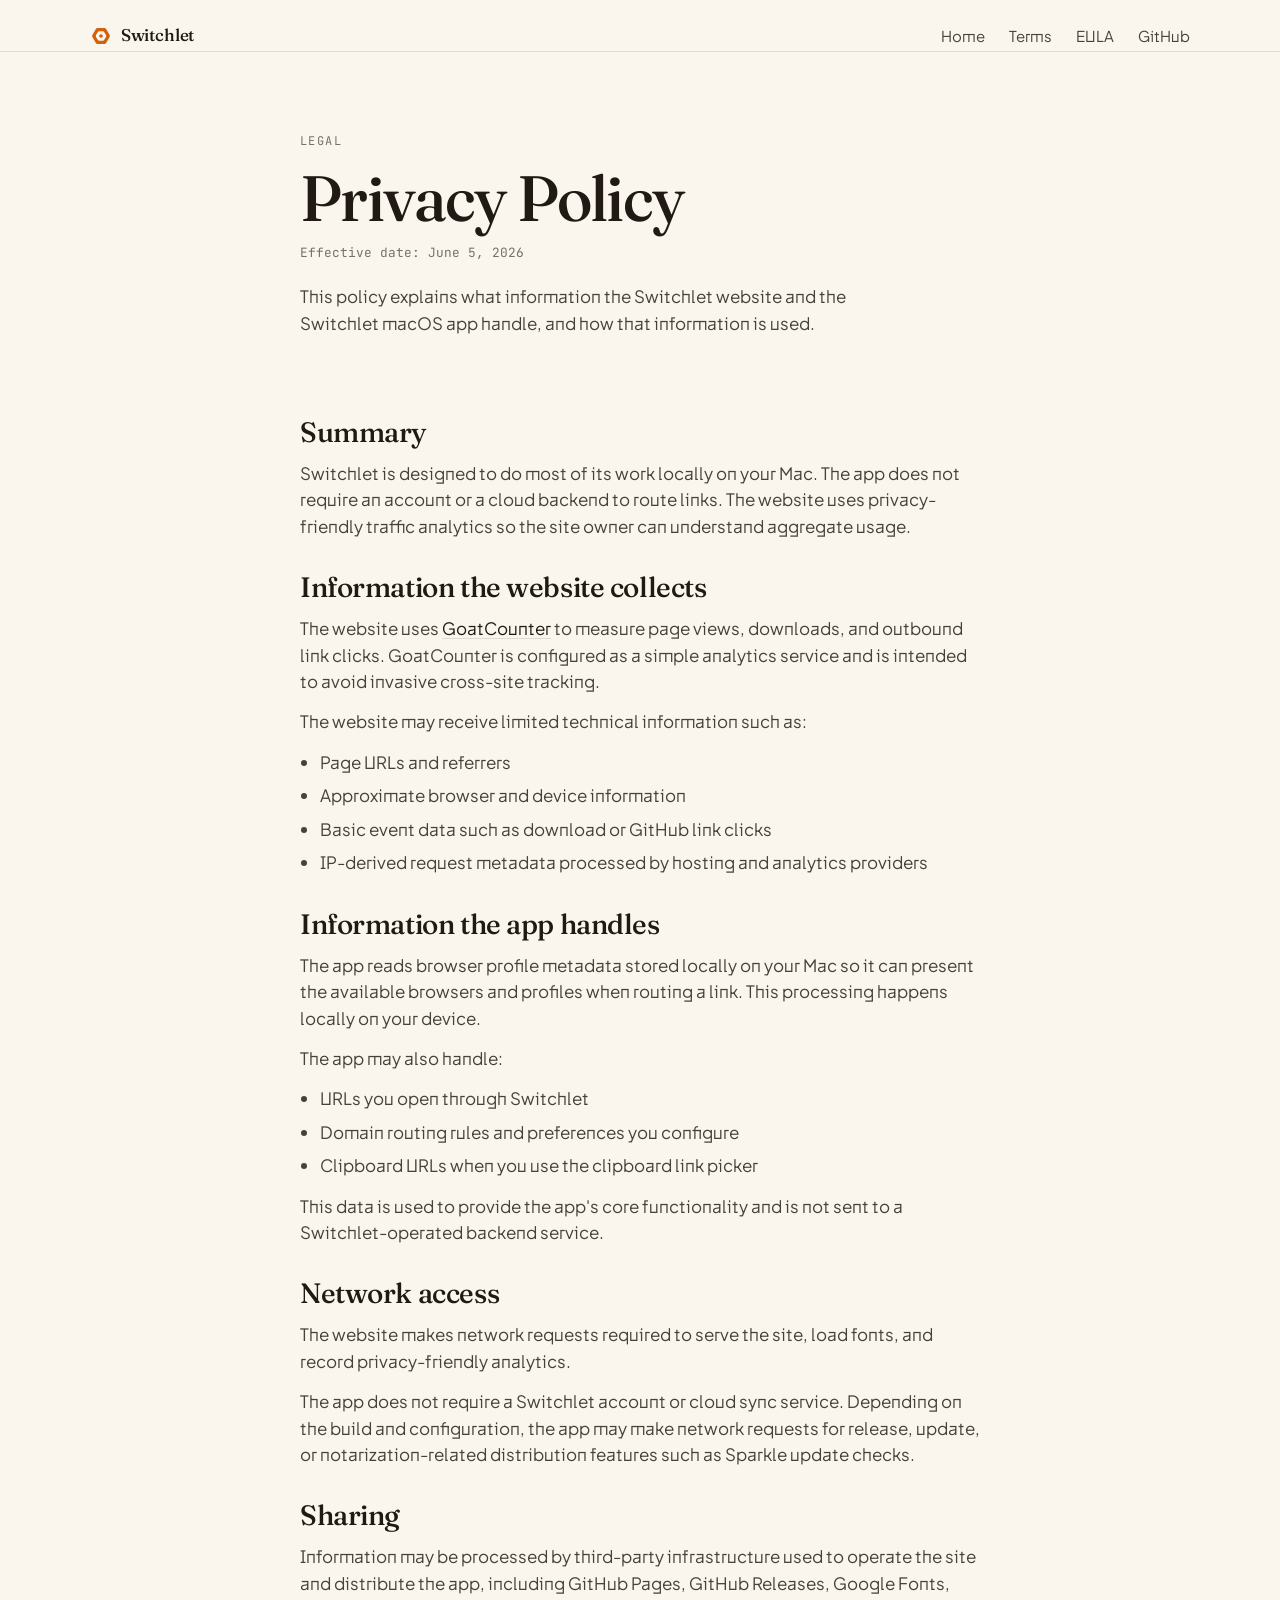
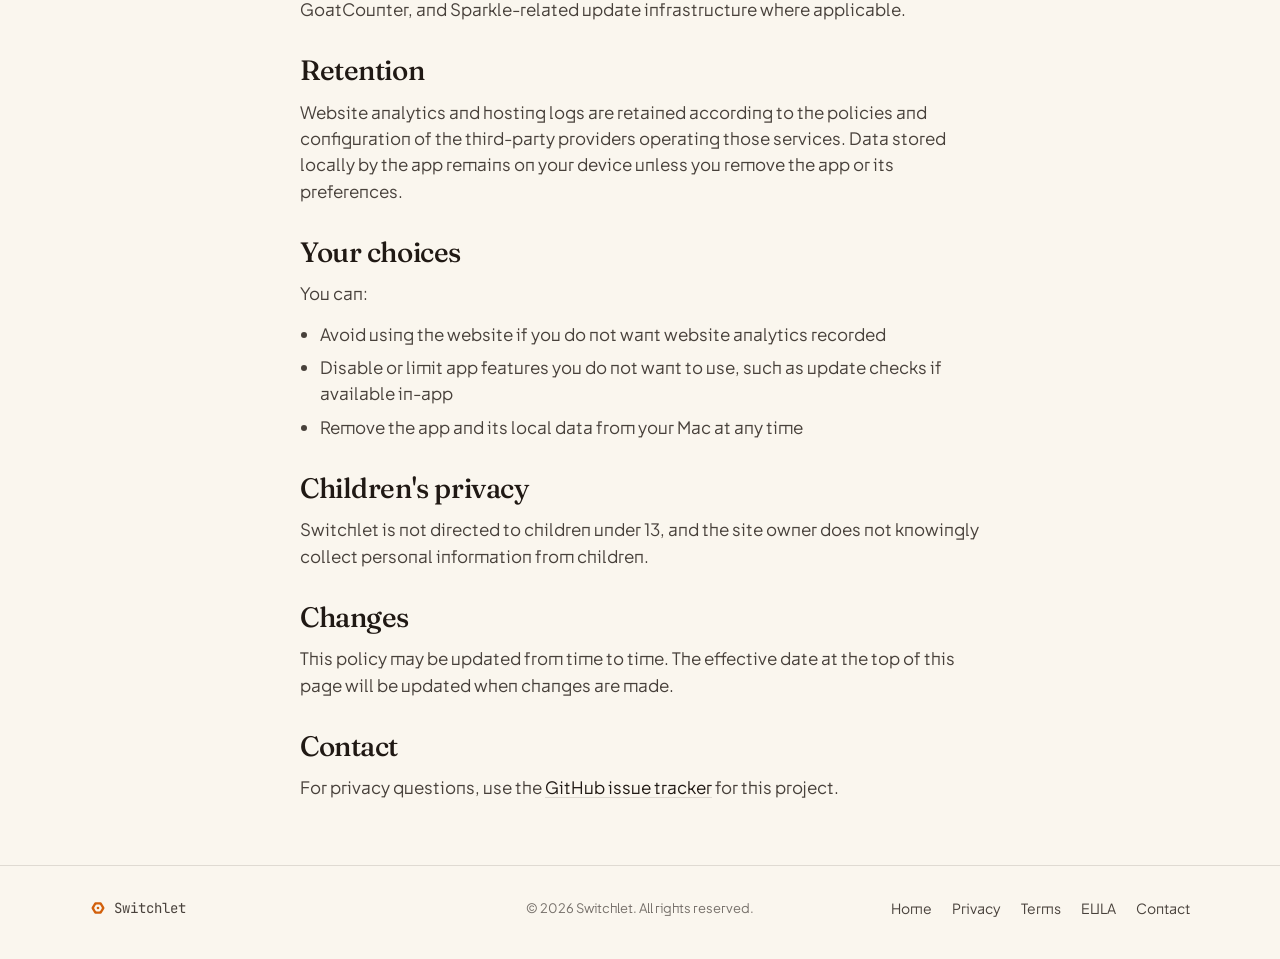
<file: privacy.html>
<!doctype html>
<html lang="en">
  <head>
    <meta charset="utf-8" />
    <meta name="viewport" content="width=device-width, initial-scale=1" />
    <title>Privacy Policy - Switchlet</title>
    <meta
      name="description"
      content="Privacy Policy for the Switchlet website and macOS app."
    />
    <meta name="theme-color" content="#f6f1e8" />
    <link rel="icon" type="image/svg+xml" href="favicon.svg" />
    <link rel="preconnect" href="https://fonts.googleapis.com" />
    <link rel="preconnect" href="https://fonts.gstatic.com" crossorigin />
    <link
      rel="stylesheet"
      href="https://fonts.googleapis.com/css2?family=Fraunces:ital,opsz,wght@0,9..144,400;0,9..144,500;0,9..144,600;1,9..144,500&family=JetBrains+Mono:wght@400;500&family=Plus+Jakarta+Sans:wght@400;500;600&display=swap"
    />
    <link rel="stylesheet" href="style.css" />
  </head>
  <body>
    <a class="skip" href="#main">Skip to content</a>

    <header class="topbar legal-topbar">
      <a class="wordmark" href="./" aria-label="Switchlet home">
        <svg class="mark" viewBox="0 0 24 24" aria-hidden="true">
          <path
            d="M15.8454 3.34C16.5599 3.34 17.2206 3.721 17.5778 4.34L21.4225 11C21.7798 11.619 21.7798 12.381 21.4225 13L17.5778 19.66C17.2206 20.279 16.5599 20.66 15.8454 20.66H8.15495C7.44042 20.66 6.7798 20.279 6.42253 19.66L2.5778 13C2.22054 12.381 2.22054 11.619 2.5778 11L6.42253 4.34C6.7798 3.721 7.44042 3.34 8.15495 3.34H15.8454ZM10.155 6.804C9.44044 6.804 8.7798 7.185 8.42253 7.804L6.5778 11C6.22054 11.619 6.22054 12.381 6.5778 13L8.42253 16.196C8.7798 16.815 9.44044 17.196 10.155 17.196H13.8454C14.5599 17.196 15.2206 16.815 15.5778 16.196L17.4225 13C17.7798 12.381 17.7798 11.619 17.4225 11L15.5778 7.804C15.2206 7.185 14.5599 6.804 13.8454 6.804H10.155Z"
            fill="currentColor"
          />
          <circle cx="12" cy="12" r="2" fill="currentColor" />
        </svg>
        <span>Switchlet</span>
      </a>
      <nav class="topnav">
        <a href="./">Home</a>
        <a href="terms.html">Terms</a>
        <a href="eula.html">EULA</a>
        <a href="https://github.com/cloudre01/switchlet-release">GitHub</a>
      </nav>
    </header>

    <main id="main" class="legal-main">
      <section class="legal-hero">
        <div class="container legal-shell">
          <p class="section-eyebrow">Legal</p>
          <h1 class="legal-title">Privacy Policy</h1>
          <p class="legal-meta">Effective date: June 5, 2026</p>
          <p class="legal-intro">
            This policy explains what information the Switchlet website and the
            Switchlet macOS app handle, and how that information is used.
          </p>
        </div>
      </section>

      <section class="legal-content">
        <div class="container legal-shell legal-prose">
          <h2>Summary</h2>
          <p>
            Switchlet is designed to do most of its work locally on your Mac.
            The app does not require an account or a cloud backend to route
            links. The website uses privacy-friendly traffic analytics so the
            site owner can understand aggregate usage.
          </p>

          <h2>Information the website collects</h2>
          <p>
            The website uses <a href="https://www.goatcounter.com/">GoatCounter</a>
            to measure page views, downloads, and outbound link clicks.
            GoatCounter is configured as a simple analytics service and is
            intended to avoid invasive cross-site tracking.
          </p>
          <p>The website may receive limited technical information such as:</p>
          <ul>
            <li>Page URLs and referrers</li>
            <li>Approximate browser and device information</li>
            <li>Basic event data such as download or GitHub link clicks</li>
            <li>IP-derived request metadata processed by hosting and analytics providers</li>
          </ul>

          <h2>Information the app handles</h2>
          <p>
            The app reads browser profile metadata stored locally on your Mac so
            it can present the available browsers and profiles when routing a
            link. This processing happens locally on your device.
          </p>
          <p>The app may also handle:</p>
          <ul>
            <li>URLs you open through Switchlet</li>
            <li>Domain routing rules and preferences you configure</li>
            <li>Clipboard URLs when you use the clipboard link picker</li>
          </ul>
          <p>
            This data is used to provide the app's core functionality and is not
            sent to a Switchlet-operated backend service.
          </p>

          <h2>Network access</h2>
          <p>
            The website makes network requests required to serve the site,
            load fonts, and record privacy-friendly analytics.
          </p>
          <p>
            The app does not require a Switchlet account or cloud sync service.
            Depending on the build and configuration, the app may make network
            requests for release, update, or notarization-related distribution
            features such as Sparkle update checks.
          </p>

          <h2>Sharing</h2>
          <p>
            Information may be processed by third-party infrastructure used to
            operate the site and distribute the app, including GitHub Pages,
            GitHub Releases, Google Fonts, GoatCounter, and Sparkle-related
            update infrastructure where applicable.
          </p>

          <h2>Retention</h2>
          <p>
            Website analytics and hosting logs are retained according to the
            policies and configuration of the third-party providers operating
            those services. Data stored locally by the app remains on your
            device unless you remove the app or its preferences.
          </p>

          <h2>Your choices</h2>
          <p>You can:</p>
          <ul>
            <li>Avoid using the website if you do not want website analytics recorded</li>
            <li>Disable or limit app features you do not want to use, such as update checks if available in-app</li>
            <li>Remove the app and its local data from your Mac at any time</li>
          </ul>

          <h2>Children's privacy</h2>
          <p>
            Switchlet is not directed to children under 13, and the site owner
            does not knowingly collect personal information from children.
          </p>

          <h2>Changes</h2>
          <p>
            This policy may be updated from time to time. The effective date at
            the top of this page will be updated when changes are made.
          </p>

          <h2>Contact</h2>
          <p>
            For privacy questions, use the
            <a href="https://github.com/cloudre01/switchlet-release/issues">GitHub issue tracker</a>
            for this project.
          </p>
        </div>
      </section>
    </main>

    <footer class="footer">
      <div class="container footer-inner">
        <p class="footer-mark">
          <svg class="mark small" viewBox="0 0 24 24" aria-hidden="true">
            <path
              d="M15.8454 3.34C16.5599 3.34 17.2206 3.721 17.5778 4.34L21.4225 11C21.7798 11.619 21.7798 12.381 21.4225 13L17.5778 19.66C17.2206 20.279 16.5599 20.66 15.8454 20.66H8.15495C7.44042 20.66 6.7798 20.279 6.42253 19.66L2.5778 13C2.22054 12.381 2.22054 11.619 2.5778 11L6.42253 4.34C6.7798 3.721 7.44042 3.34 8.15495 3.34H15.8454ZM10.155 6.804C9.44044 6.804 8.7798 7.185 8.42253 7.804L6.5778 11C6.22054 11.619 6.22054 12.381 6.5778 13L8.42253 16.196C8.7798 16.815 9.44044 17.196 10.155 17.196H13.8454C14.5599 17.196 15.2206 16.815 15.5778 16.196L17.4225 13C17.7798 12.381 17.7798 11.619 17.4225 11L15.5778 7.804C15.2206 7.185 14.5599 6.804 13.8454 6.804H10.155Z"
              fill="currentColor"
            />
            <circle cx="12" cy="12" r="2" fill="currentColor" />
          </svg>
          <span>Switchlet</span>
        </p>
        <p class="footer-copy">© 2026 Switchlet. All rights reserved.</p>
        <nav class="footer-nav">
          <a href="./">Home</a>
          <a href="privacy.html">Privacy</a>
          <a href="terms.html">Terms</a>
          <a href="eula.html">EULA</a>
          <a href="https://github.com/cloudre01/switchlet-release/issues">Contact</a>
        </nav>
      </div>
    </footer>
  </body>
</html>
</file>
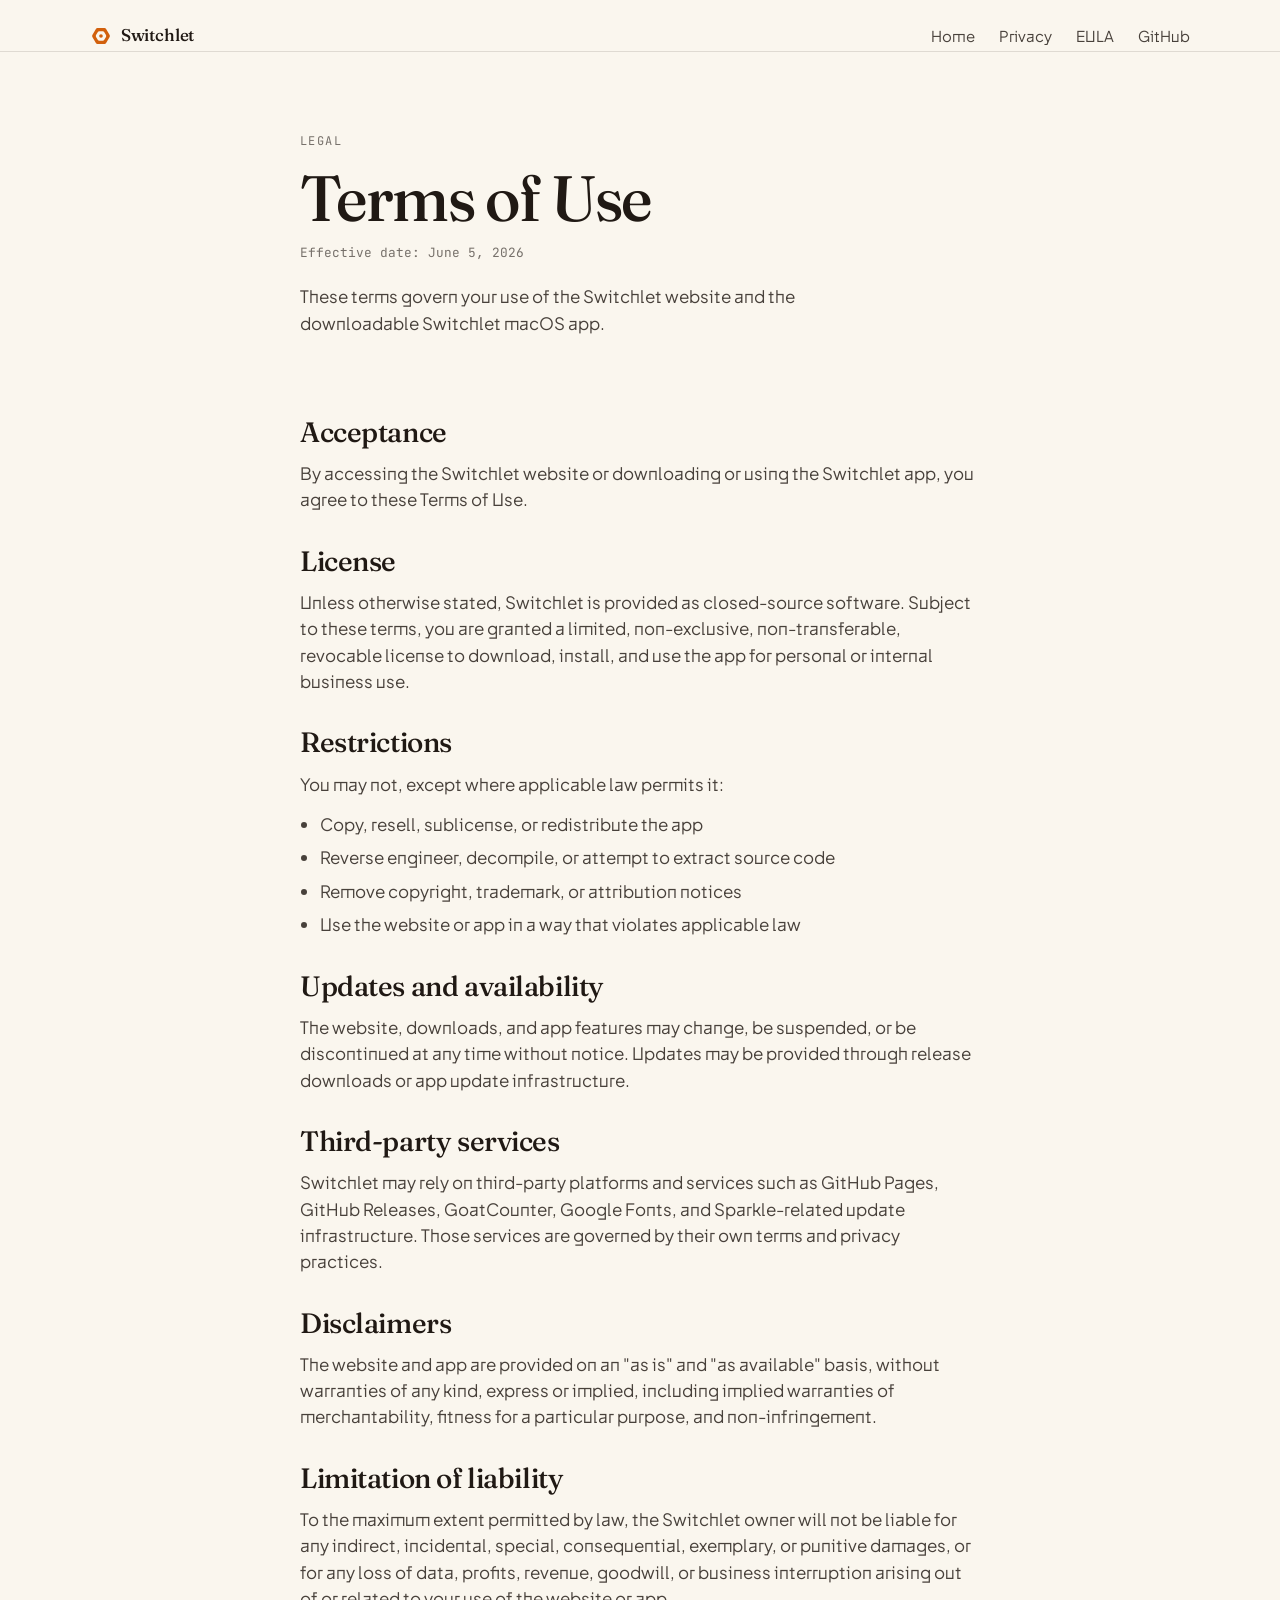
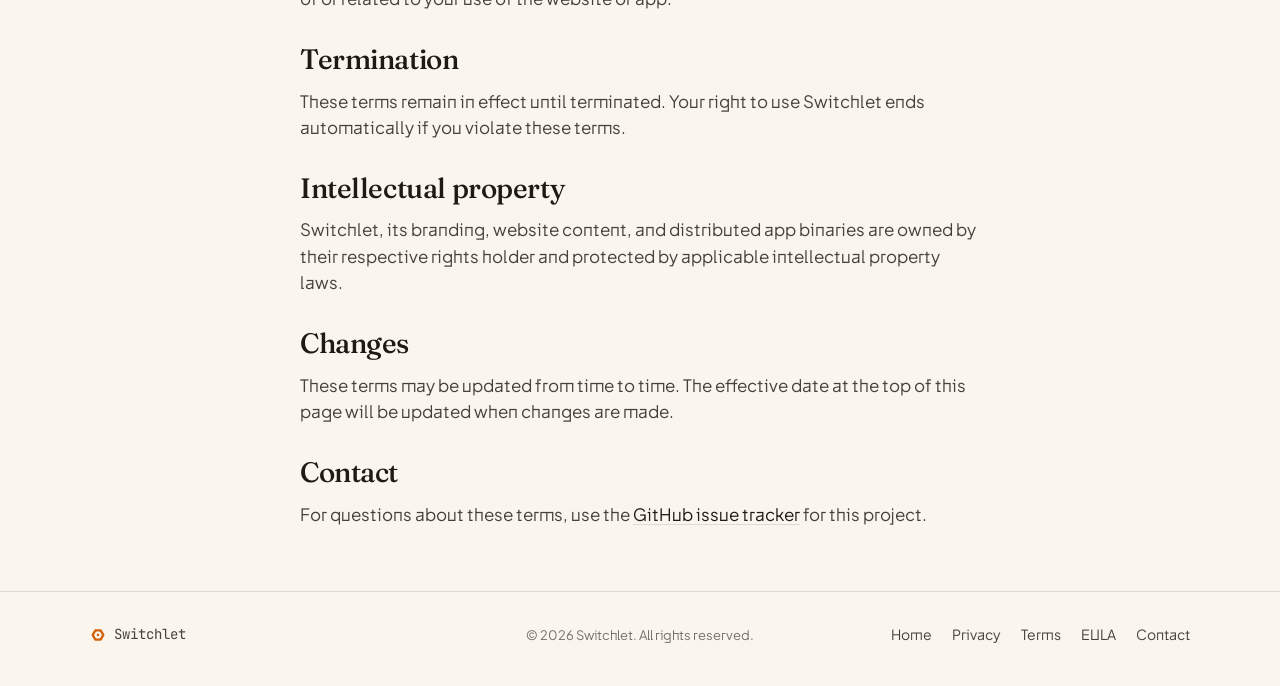
<file: terms.html>
<!doctype html>
<html lang="en">
  <head>
    <meta charset="utf-8" />
    <meta name="viewport" content="width=device-width, initial-scale=1" />
    <title>Terms of Use - Switchlet</title>
    <meta
      name="description"
      content="Terms of Use for the Switchlet website and macOS app."
    />
    <meta name="theme-color" content="#f6f1e8" />
    <link rel="icon" type="image/svg+xml" href="favicon.svg" />
    <link rel="preconnect" href="https://fonts.googleapis.com" />
    <link rel="preconnect" href="https://fonts.gstatic.com" crossorigin />
    <link
      rel="stylesheet"
      href="https://fonts.googleapis.com/css2?family=Fraunces:ital,opsz,wght@0,9..144,400;0,9..144,500;0,9..144,600;1,9..144,500&family=JetBrains+Mono:wght@400;500&family=Plus+Jakarta+Sans:wght@400;500;600&display=swap"
    />
    <link rel="stylesheet" href="style.css" />
  </head>
  <body>
    <a class="skip" href="#main">Skip to content</a>

    <header class="topbar legal-topbar">
      <a class="wordmark" href="./" aria-label="Switchlet home">
        <svg class="mark" viewBox="0 0 24 24" aria-hidden="true">
          <path
            d="M15.8454 3.34C16.5599 3.34 17.2206 3.721 17.5778 4.34L21.4225 11C21.7798 11.619 21.7798 12.381 21.4225 13L17.5778 19.66C17.2206 20.279 16.5599 20.66 15.8454 20.66H8.15495C7.44042 20.66 6.7798 20.279 6.42253 19.66L2.5778 13C2.22054 12.381 2.22054 11.619 2.5778 11L6.42253 4.34C6.7798 3.721 7.44042 3.34 8.15495 3.34H15.8454ZM10.155 6.804C9.44044 6.804 8.7798 7.185 8.42253 7.804L6.5778 11C6.22054 11.619 6.22054 12.381 6.5778 13L8.42253 16.196C8.7798 16.815 9.44044 17.196 10.155 17.196H13.8454C14.5599 17.196 15.2206 16.815 15.5778 16.196L17.4225 13C17.7798 12.381 17.7798 11.619 17.4225 11L15.5778 7.804C15.2206 7.185 14.5599 6.804 13.8454 6.804H10.155Z"
            fill="currentColor"
          />
          <circle cx="12" cy="12" r="2" fill="currentColor" />
        </svg>
        <span>Switchlet</span>
      </a>
      <nav class="topnav">
        <a href="./">Home</a>
        <a href="privacy.html">Privacy</a>
        <a href="eula.html">EULA</a>
        <a href="https://github.com/cloudre01/switchlet-release">GitHub</a>
      </nav>
    </header>

    <main id="main" class="legal-main">
      <section class="legal-hero">
        <div class="container legal-shell">
          <p class="section-eyebrow">Legal</p>
          <h1 class="legal-title">Terms of Use</h1>
          <p class="legal-meta">Effective date: June 5, 2026</p>
          <p class="legal-intro">
            These terms govern your use of the Switchlet website and the
            downloadable Switchlet macOS app.
          </p>
        </div>
      </section>

      <section class="legal-content">
        <div class="container legal-shell legal-prose">
          <h2>Acceptance</h2>
          <p>
            By accessing the Switchlet website or downloading or using the
            Switchlet app, you agree to these Terms of Use.
          </p>

          <h2>License</h2>
          <p>
            Unless otherwise stated, Switchlet is provided as closed-source
            software. Subject to these terms, you are granted a limited,
            non-exclusive, non-transferable, revocable license to download,
            install, and use the app for personal or internal business use.
          </p>

          <h2>Restrictions</h2>
          <p>You may not, except where applicable law permits it:</p>
          <ul>
            <li>Copy, resell, sublicense, or redistribute the app</li>
            <li>Reverse engineer, decompile, or attempt to extract source code</li>
            <li>Remove copyright, trademark, or attribution notices</li>
            <li>Use the website or app in a way that violates applicable law</li>
          </ul>

          <h2>Updates and availability</h2>
          <p>
            The website, downloads, and app features may change, be suspended,
            or be discontinued at any time without notice. Updates may be
            provided through release downloads or app update infrastructure.
          </p>

          <h2>Third-party services</h2>
          <p>
            Switchlet may rely on third-party platforms and services such as
            GitHub Pages, GitHub Releases, GoatCounter, Google Fonts, and
            Sparkle-related update infrastructure. Those services are governed
            by their own terms and privacy practices.
          </p>

          <h2>Disclaimers</h2>
          <p>
            The website and app are provided on an "as is" and "as available"
            basis, without warranties of any kind, express or implied,
            including implied warranties of merchantability, fitness for a
            particular purpose, and non-infringement.
          </p>

          <h2>Limitation of liability</h2>
          <p>
            To the maximum extent permitted by law, the Switchlet owner will
            not be liable for any indirect, incidental, special,
            consequential, exemplary, or punitive damages, or for any loss of
            data, profits, revenue, goodwill, or business interruption arising
            out of or related to your use of the website or app.
          </p>

          <h2>Termination</h2>
          <p>
            These terms remain in effect until terminated. Your right to use
            Switchlet ends automatically if you violate these terms.
          </p>

          <h2>Intellectual property</h2>
          <p>
            Switchlet, its branding, website content, and distributed app
            binaries are owned by their respective rights holder and protected
            by applicable intellectual property laws.
          </p>

          <h2>Changes</h2>
          <p>
            These terms may be updated from time to time. The effective date at
            the top of this page will be updated when changes are made.
          </p>

          <h2>Contact</h2>
          <p>
            For questions about these terms, use the
            <a href="https://github.com/cloudre01/switchlet-release/issues">GitHub issue tracker</a>
            for this project.
          </p>
        </div>
      </section>
    </main>

    <footer class="footer">
      <div class="container footer-inner">
        <p class="footer-mark">
          <svg class="mark small" viewBox="0 0 24 24" aria-hidden="true">
            <path
              d="M15.8454 3.34C16.5599 3.34 17.2206 3.721 17.5778 4.34L21.4225 11C21.7798 11.619 21.7798 12.381 21.4225 13L17.5778 19.66C17.2206 20.279 16.5599 20.66 15.8454 20.66H8.15495C7.44042 20.66 6.7798 20.279 6.42253 19.66L2.5778 13C2.22054 12.381 2.22054 11.619 2.5778 11L6.42253 4.34C6.7798 3.721 7.44042 3.34 8.15495 3.34H15.8454ZM10.155 6.804C9.44044 6.804 8.7798 7.185 8.42253 7.804L6.5778 11C6.22054 11.619 6.22054 12.381 6.5778 13L8.42253 16.196C8.7798 16.815 9.44044 17.196 10.155 17.196H13.8454C14.5599 17.196 15.2206 16.815 15.5778 16.196L17.4225 13C17.7798 12.381 17.7798 11.619 17.4225 11L15.5778 7.804C15.2206 7.185 14.5599 6.804 13.8454 6.804H10.155Z"
              fill="currentColor"
            />
            <circle cx="12" cy="12" r="2" fill="currentColor" />
          </svg>
          <span>Switchlet</span>
        </p>
        <p class="footer-copy">© 2026 Switchlet. All rights reserved.</p>
        <nav class="footer-nav">
          <a href="./">Home</a>
          <a href="privacy.html">Privacy</a>
          <a href="terms.html">Terms</a>
          <a href="eula.html">EULA</a>
          <a href="https://github.com/cloudre01/switchlet-release/issues">Contact</a>
        </nav>
      </div>
    </footer>
  </body>
</html>
</file>
<file: style.css>
/* ============================================================
   Switchlet landing page
   ============================================================ */

:root {
  /* Palette — warm off-white + deep ink, single amber accent */
  --bg: oklch(97.5% 0.012 85);
  --bg-elev: oklch(99% 0.006 85);
  --bg-accent: oklch(43% 0.0099 285);
  --ink: oklch(22% 0.015 60);
  --ink-soft: oklch(38% 0.014 65);
  --muted: oklch(55% 0.012 70);
  --line: oklch(89% 0.012 80);
  --line-soft: oklch(93% 0.01 82);
  --accent: oklch(62% 0.165 48);
  --accent-deep: oklch(52% 0.18 45);
  --accent-ink: oklch(98% 0.012 85);

  /* Dark UI (menu bar mock) */
  --menubar: oklch(18% 0.006 55);
  --menubar-ink: oklch(75% 0.01 80);
  --menu-bg: oklch(24% 0.004 280);
  --menu-line: oklch(40% 0.005 280);
  --menu-hover: oklch(32% 0.005 280);
  --menu-active: oklch(40% 0.1 235);

  /* Type */
  --font-display: "Fraunces", "Iowan Old Style", Georgia, serif;
  --font-body:
    "Plus Jakarta Sans", -apple-system, BlinkMacSystemFont, "SF Pro Text",
    system-ui, sans-serif;
  --font-mono: "JetBrains Mono", ui-monospace, "SF Mono", Menlo, monospace;

  /* Motion */
  --ease-out: cubic-bezier(0.16, 1, 0.3, 1);

  /* Layout */
  --container: 1180px;
  --gutter: clamp(1.25rem, 4vw, 2.5rem);
}

/* ----- Reset ----- */
*,
*::before,
*::after {
  box-sizing: border-box;
}
* {
  margin: 0;
  padding: 0;
}
html {
  -webkit-text-size-adjust: 100%;
}
body {
  font-family: var(--font-body);
  font-size: 17px;
  line-height: 1.55;
  color: var(--ink);
  background: var(--bg);
  -webkit-font-smoothing: antialiased;
  -moz-osx-font-smoothing: grayscale;
  text-rendering: optimizeLegibility;
  font-feature-settings: "ss01", "cv11";
}
img,
svg {
  display: block;
  max-width: 100%;
}
a {
  color: inherit;
  text-decoration: none;
}
button {
  font: inherit;
  background: none;
  border: 0;
  cursor: pointer;
  color: inherit;
}
ul,
ol {
  list-style: none;
}
em {
  font-style: italic;
}
code {
  font-family: var(--font-mono);
  font-size: 0.92em;
  padding: 0.1em 0.35em;
  background: var(--line-soft);
  border-radius: 3px;
  color: var(--ink-soft);
}
pre {
  font-family: var(--font-mono);
}

::selection {
  background: var(--accent);
  color: var(--accent-ink);
}

/* ----- Skip link ----- */
.skip {
  position: absolute;
  top: -100px;
  left: 0;
  background: var(--ink);
  color: var(--bg);
  padding: 0.5rem 1rem;
  z-index: 100;
  border-radius: 0 0 4px 0;
}
.skip:focus {
  top: 0;
}

/* ----- Container ----- */
.container {
  max-width: var(--container);
  margin: 0 auto;
  padding-left: var(--gutter);
  padding-right: var(--gutter);
}

/* ----- Reveal animation ----- */
.reveal {
  opacity: 0;
  transform: translateY(14px);
  animation: reveal 900ms var(--ease-out) forwards;
  animation-delay: calc(var(--order, 0) * 80ms + 60ms);
}
.reveal[data-reveal-order="0"] {
  --order: 0;
}
.reveal[data-reveal-order="1"] {
  --order: 1;
}
.reveal[data-reveal-order="2"] {
  --order: 2;
}
.reveal[data-reveal-order="3"] {
  --order: 3;
}
.reveal[data-reveal-order="4"] {
  --order: 4;
}
.reveal[data-reveal-order="5"] {
  --order: 5;
}
.reveal[data-reveal-order="6"] {
  --order: 6;
}
.reveal[data-reveal-order="7"] {
  --order: 7;
}
.reveal[data-reveal-order="8"] {
  --order: 8;
}
.reveal[data-reveal-order="9"] {
  --order: 9;
}

@keyframes reveal {
  to {
    opacity: 1;
    transform: translateY(0);
  }
}
@media (prefers-reduced-motion: reduce) {
  .reveal {
    opacity: 1;
    transform: none;
    animation: none;
  }
  *,
  *::before,
  *::after {
    animation-duration: 0.01ms !important;
    transition-duration: 0.01ms !important;
  }
}

/* ============================================================
   Topbar
   ============================================================ */
.topbar {
  display: flex;
  align-items: center;
  justify-content: space-between;
  padding: 1.25rem var(--gutter);
  max-width: var(--container);
  margin: 0 auto;
  position: relative;
  z-index: 5;
}
.wordmark {
  display: inline-flex;
  align-items: center;
  gap: 0.55rem;
  font-family: var(--font-display);
  font-weight: 500;
  font-size: 1.0625rem;
  letter-spacing: -0.01em;
  color: var(--ink);
}
.wordmark .mark {
  width: 22px;
  height: 22px;
  color: var(--accent);
}
.topnav {
  display: flex;
  gap: 1.5rem;
  font-size: 0.9375rem;
  color: var(--ink-soft);
}
.topnav a {
  position: relative;
  padding: 0.25rem 0;
  transition: color 200ms var(--ease-out);
}
.topnav a:hover {
  color: var(--ink);
}
.gh-link {
  display: inline-flex;
  align-items: center;
  color: var(--ink-soft);
  transition: color 200ms var(--ease-out);
}
.gh-link:hover {
  color: var(--ink);
}
.gh-icon {
  width: 17px;
  height: 17px;
  display: block;
}

/* ============================================================
   Hero
   ============================================================ */
.hero {
  padding-top: clamp(3rem, 7vw, 5.5rem);
  padding-bottom: clamp(2.5rem, 5vw, 4rem);
}
.hero-grid {
  display: grid;
  grid-template-columns: minmax(0, 1fr);
  gap: clamp(2rem, 5vw, 4rem);
  align-items: end;
}
@media (min-width: 880px) {
  .hero-grid {
    grid-template-columns: minmax(0, 1.7fr) minmax(0, 1fr);
    gap: clamp(3rem, 6vw, 5rem);
  }
}

.kicker {
  display: inline-flex;
  align-items: center;
  gap: 0.6rem;
  font-size: 0.8125rem;
  font-weight: 500;
  color: var(--muted);
  margin-bottom: 1.5rem;
  font-feature-settings: "tnum";
  letter-spacing: 0.01em;
}
.kicker-sep {
  opacity: 0.5;
}
.badge {
  font-family: var(--font-mono);
  font-size: 0.75rem;
  padding: 0.25rem 0.55rem;
  border: 1px solid var(--line);
  border-radius: 3px;
  color: var(--ink);
  background: var(--bg-elev);
  letter-spacing: 0.02em;
}

.display {
  font-family: var(--font-display);
  font-weight: 500;
  font-size: clamp(2.5rem, 6.4vw, 5rem);
  line-height: 1.02;
  letter-spacing: -0.025em;
  color: var(--ink);
  font-variation-settings:
    "opsz" 144,
    "SOFT" 30;
  max-width: 18ch;
  margin-bottom: 1.5rem;
}
.display em {
  font-style: italic;
  font-weight: 500;
  color: var(--accent-deep);
  font-variation-settings:
    "opsz" 144,
    "SOFT" 100;
}

.lede {
  font-size: clamp(1.0625rem, 1.4vw, 1.1875rem);
  line-height: 1.5;
  color: var(--ink-soft);
  max-width: 38ch;
  margin-bottom: 2rem;
}

/* CTA */
.cta-row {
  display: flex;
  align-items: center;
  gap: 0.875rem;
  flex-wrap: wrap;
  margin-bottom: 1rem;
}
.btn {
  display: inline-flex;
  align-items: center;
  gap: 0.55rem;
  padding: 0.875rem 1.25rem;
  border-radius: 4px;
  font-size: 0.9375rem;
  font-weight: 500;
  letter-spacing: -0.005em;
  transition:
    transform 250ms var(--ease-out),
    background 200ms ease,
    color 200ms ease,
    border-color 200ms ease;
  will-change: transform;
}
.btn:focus-visible {
  outline: 2px solid var(--accent);
  outline-offset: 3px;
}
.btn.primary {
  background: var(--accent);
  color: var(--accent-ink);
  box-shadow:
    0 1px 0 oklch(40% 0.15 45 / 0.15),
    inset 0 1px 0 oklch(100% 0 0 / 0.15);
}
.btn.primary:hover {
  background: var(--accent-deep);
  transform: translateY(-1px);
}
.btn.primary:active {
  transform: translateY(0);
}
.btn-arrow {
  width: 14px;
  height: 14px;
  transition: transform 250ms var(--ease-out);
}
.btn.primary:hover .btn-arrow {
  transform: translateX(2px);
}

.btn.ghost {
  color: var(--ink-soft);
  padding: 0.875rem 0.5rem;
}
.btn.ghost:hover {
  color: var(--ink);
}

.cta-meta {
  display: flex;
  flex-wrap: wrap;
  align-items: center;
  gap: 0.5rem;
  font-size: 0.8125rem;
  color: var(--muted);
  font-feature-settings: "tnum";
}
.cta-meta .mono {
  font-family: var(--font-mono);
  color: var(--ink-soft);
}
.cta-meta .dot {
  opacity: 0.4;
}

/* Hero aside */
.hero-aside {
  padding: 1.5rem 1.5rem 1.5rem 1.5rem;
  border-left: 1px solid var(--line);
  position: relative;
}
@media (max-width: 879px) {
  .hero-aside {
    border-left: 0;
    border-top: 1px solid var(--line);
    padding-left: 0;
    padding-top: 1.5rem;
  }
}
.aside-label {
  font-family: var(--font-mono);
  font-size: 0.75rem;
  text-transform: uppercase;
  letter-spacing: 0.08em;
  color: var(--muted);
  margin-bottom: 0.75rem;
}
.aside-line {
  font-size: 1.125rem;
  color: var(--ink);
  margin-bottom: 0.625rem;
  display: flex;
  align-items: center;
  gap: 0.4rem;
}
.aside-sub {
  font-size: 0.9375rem;
  color: var(--ink-soft);
  line-height: 1.5;
  max-width: 32ch;
}
.dot-c {
  width: 7px;
  height: 7px;
  border-radius: 50%;
  background: var(--ink);
  display: inline-block;
}
.dot-c.accent {
  background: var(--accent);
}

/* ============================================================
   Visual / menubar mock
   ============================================================ */
.visual {
  padding-top: clamp(1.5rem, 3vw, 2.5rem);
  padding-bottom: clamp(4rem, 8vw, 6rem);
}
.menubar-mock {
  border-radius: 8px;
  overflow: visible;
  position: relative;
  max-width: 720px;
  margin: 0 auto;
  filter: drop-shadow(0 1px 0 var(--line))
    drop-shadow(0 24px 48px -16px oklch(20% 0.02 60 / 0.18));
}
.mb-strip {
  display: flex;
  align-items: center;
  gap: 0.875rem;
  height: 30px;
  padding: 0 0.75rem 0 0.875rem;
  background: var(--menubar);
  color: var(--menubar-ink);
  border-radius: 8px;
  font-size: 0.8125rem;
  font-weight: 500;
  position: relative;
  z-index: 2;
}
.mb-faded {
  padding: 0 0.5rem;
  height: 22px;
  display: inline-flex;
  align-items: center;
  border-radius: 4px;
  font-size: 0.8125rem;
  letter-spacing: -0.005em;
  opacity: 0.85;
  cursor: default;
  transition: background 150ms var(--ease-out);
}
.mb-faded:hover {
  background: oklch(100% 0 0 / 0.08);
  opacity: 1;
}
.mb-spacer {
  flex: 1;
}
.mb-app {
  display: inline-flex;
  align-items: center;
  justify-content: center;
  width: 26px;
  height: 22px;
  border-radius: 4px;
  background: transparent;
  color: #fff;
  margin-left: 0.25rem;
  margin-right: 0.25rem;
  padding: 0;
  border: 0;
  -webkit-appearance: none;
  appearance: none;
  cursor: pointer;
  position: relative;
  transition: background 150ms var(--ease-out);
}
.mb-app:hover {
  background: oklch(100% 0 0 / 0.1);
}
.mb-app:focus-visible {
  outline: 2px solid oklch(75% 0.15 50);
  outline-offset: 2px;
}
.menubar-mock:has(.mb-dropdown.open) .mb-app {
  background: oklch(100% 0 0 / 0.14);
}
.mb-icon {
  width: 14px;
  height: 14px;
  display: block;
}

.mb-battery {
  display: inline-flex;
  align-items: center;
  color: var(--menubar-ink);
  margin-right: 0.25rem;
  height: 22px;
}
.mb-battery-svg {
  width: 22px;
  height: 11px;
  display: block;
}

.mb-dropdown {
  position: absolute;
  top: calc(100% - 4px);
  right: 0;
  min-width: 320px;
  background: var(--menu-bg);
  border: 1px solid var(--menu-line);
  border-radius: 8px;
  padding: 5px;
  z-index: 1;
  box-shadow:
    0 16px 32px -8px oklch(15% 0.01 270 / 0.32),
    0 2px 4px -1px oklch(15% 0.01 270 / 0.1);
  font-size: 0.8125rem;
  color: oklch(95% 0.003 80);
  font-feature-settings: "calt" 0;
  transform-origin: top right;
  opacity: 0;
  transform: translateY(-6px) scale(0.96);
  pointer-events: none;
  transition:
    opacity 240ms var(--ease-out),
    transform 240ms var(--ease-out);
}
.mb-dropdown.open {
  opacity: 1;
  transform: translateY(0) scale(1);
  pointer-events: auto;
}
.m-row {
  display: flex;
  align-items: center;
  justify-content: space-between;
  padding: 0.4rem 0.75rem;
  border-radius: 4px;
  gap: 1rem;
  min-height: 24px;
  color: oklch(95% 0.003 80);
  cursor: default;
  transition: background 120ms var(--ease-out);
}
.m-row:hover {
  background: var(--menu-hover);
}
.m-row.m-selected {
  background: var(--menu-active);
  color: oklch(99% 0.003 80);
}
.m-row.m-selected:hover {
  background: var(--menu-active);
}
.m-main {
  display: inline-flex;
  align-items: center;
  gap: 0.5rem;
  white-space: nowrap;
  overflow: hidden;
  text-overflow: ellipsis;
}
.m-icon {
  width: 13px;
  height: 13px;
  flex-shrink: 0;
  opacity: 0.85;
}
.m-right {
  display: inline-flex;
  align-items: center;
  gap: 0.375rem;
  color: oklch(65% 0.01 80);
  font-size: 0.75rem;
  flex-shrink: 0;
}
.kbd {
  display: inline-flex;
  align-items: center;
  gap: 0.3rem;
  font-family: var(--font-body);
  font-size: 0.75rem;
  font-weight: 400;
  line-height: 1;
  color: oklch(72% 0.01 80);
  font-feature-settings: "calt" 0;
}
.kbd-key {
  width: 11px;
  height: 11px;
  flex-shrink: 0;
  color: oklch(75% 0.01 80);
  display: block;
}
.kbd-letter {
  font-size: 0.75rem;
  font-weight: 500;
  color: oklch(78% 0.01 80);
  line-height: 1;
}
.m-divider {
  height: 1px;
  background: var(--menu-line);
  margin: 4px 0;
  opacity: 0.55;
}

.kbd-defs {
  position: absolute;
  width: 0;
  height: 0;
  overflow: hidden;
  pointer-events: none;
}

.visual-caption {
  text-align: center;
  margin-top: 1.25rem;
  font-size: 0.8125rem;
  color: var(--muted);
}
.visual-caption .mono {
  font-family: var(--font-mono);
  color: var(--ink-soft);
}

/* ============================================================
   Chooser HUD (sheet below the menu bar)
   ============================================================ */
.chooser-hud {
  display: block;
  max-width: 720px;
  margin: 1.5rem auto 0;
  background: oklch(26% 0.008 260);
  border: 1px solid oklch(34% 0.006 260);
  border-radius: 16px;
  overflow: hidden;
  box-shadow:
    0 12px 32px -8px oklch(10% 0.01 260 / 0.5),
    0 2px 4px -1px oklch(10% 0.01 260 / 0.2);
  opacity: 0;
  transform: translateY(8px);
  pointer-events: none;
}

.chooser-titlebar {
  display: flex;
  align-items: center;
  gap: 0.625rem;
  padding: 0.5rem 0.75rem;
  border-bottom: 1px solid oklch(34% 0.006 260);
  background: oklch(30% 0.008 260);
  font-size: 0.8125rem;
  min-width: 0;
}

.chooser-globe {
  display: block;
  width: 13px;
  height: 13px;
  color: oklch(60% 0.01 260);
  flex-shrink: 0;
}
.chooser-globe svg {
  width: 100%;
  height: 100%;
  display: block;
}

.chooser-urlbar {
  display: flex;
  background: var(--bg-accent);
  width: 100%;
  height: 100%;
  align-items: center;
  gap: 0.75rem;
  padding: 0.1rem 0.25rem;
  border-radius: 1rem;
}

.chooser-url {
  font-family: var(--font-mono);
  font-size: 0.8125rem;
  color: white;
  white-space: nowrap;
  overflow: hidden;
  text-overflow: ellipsis;
  flex: 1;
  min-width: 0;
}

.chooser-clipboard {
  display: inline-flex;
  align-items: center;
  gap: 0.3rem;
  padding: 0.15rem 0.45rem;
  font-family: var(--font-mono);
  font-size: 0.7rem;
  color: oklch(60% 0.008 260);
  flex-shrink: 0;
  line-height: 1;
}
.chooser-clipboard svg {
  width: 10px;
  height: 10px;
  display: block;
  color: oklch(60% 0.008 260);
}
.chooser-clipboard em {
  font-style: italic;
  font-family: var(--font-mono);
}

/* --- Mobile: list layout --- */
.chooser-grid {
  display: flex;
  flex-direction: column;
  gap: 0.125rem;
  padding: 0.375rem;
  background: oklch(22% 0.006 260);
}

.chooser-option {
  display: flex;
  flex-direction: row;
  align-items: center;
  gap: 0.75rem;
  padding: 0.5rem 0.625rem;
  border-radius: 10px;
  background: transparent;
  cursor: default;
  outline: none;
  transition: background 150ms var(--ease-out);
}
.chooser-option.chooser-selected {
  background: oklch(55% 0.22 255);
}
.chooser-option.chooser-selected:hover {
  background: oklch(55% 0.22 255);
}

.chooser-text {
  flex: 1;
  min-width: 0;
  display: flex;
  flex-direction: column;
  gap: 0.1rem;
}

.chooser-num {
  font-family: var(--font-mono);
  font-size: 0.65rem;
  color: oklch(90% 0.005 260);
  background: oklch(38% 0.006 260);
  width: 1.4rem;
  height: 1.4rem;
  border-radius: 50%;
  display: flex;
  align-items: center;
  justify-content: center;
  flex-shrink: 0;
  font-weight: 600;
  line-height: 1;
}
.chooser-selected .chooser-num {
  background: oklch(65% 0.15 255);
  color: oklch(98% 0.005 260);
}

.chooser-chevron {
  color: oklch(45% 0.006 260);
  font-size: 1.1rem;
  flex-shrink: 0;
  line-height: 1;
}

.chooser-logo {
  width: 48px;
  height: 48px;
  display: block;
  flex-shrink: 0;
  border-radius: 10px;
  overflow: hidden;
}
.chooser-logo img,
.chooser-logo svg {
  width: 100%;
  height: 100%;
  display: block;
}

.chooser-name {
  font-size: 0.9rem;
  font-weight: 500;
  color: oklch(90% 0.005 260);
  text-align: left;
  white-space: nowrap;
  overflow: hidden;
  text-overflow: ellipsis;
  max-width: 100%;
  line-height: 1.3;
}
.chooser-selected .chooser-name {
  color: oklch(100% 0 0);
}

.chooser-meta {
  font-family: var(--font-mono);
  font-size: 0.7rem;
  color: oklch(55% 0.008 260);
  letter-spacing: 0.02em;
  line-height: 1.2;
  text-align: left;
}
.chooser-selected .chooser-meta {
  color: oklch(92% 0.02 255);
}

/* --- Desktop: grid layout --- */
@media (min-width: 600px) {
  .chooser-hud {
    max-width: 600px;
  }

  .chooser-grid {
    display: grid;
    grid-template-columns: repeat(4, 1fr);
    gap: 0.625rem;
    padding: 1rem;
  }

  .chooser-option {
    position: relative;
    flex-direction: column;
    align-items: center;
    justify-content: start;
    gap: 0.5rem;
    padding: 2.5rem 0.5rem 1rem;
    border: 2px solid transparent;
    max-width: 120px;
    transition:
      background 150ms var(--ease-out),
      border-color 150ms var(--ease-out);
  }
  .chooser-option:hover {
    background: oklch(32% 0.008 260);
  }
  .chooser-option.chooser-selected {
    background: oklch(26% 0.025 250);
    border-color: oklch(58% 0.18 250);
  }
  .chooser-option.chooser-selected:hover {
    background: oklch(28% 0.025 250);
  }

  .chooser-text {
    flex: none;
    width: 100%;
    align-items: center;
  }

  .chooser-num {
    position: absolute;
    top: 0.3rem;
    left: 50%;
    transform: translateX(-50%);
    background: transparent;
    color: oklch(55% 0.01 260);
    width: auto;
    height: auto;
    font-size: 0.7rem;
    letter-spacing: 0.04em;
  }
  .chooser-selected .chooser-num {
    top: 0.3rem;
    left: 50%;
    transform: translateX(-50%);
    background: oklch(58% 0.18 250);
    color: oklch(98% 0.005 260);
    width: 1.2rem;
    height: 1.2rem;
    font-size: 0.65rem;
    letter-spacing: 0;
  }

  .chooser-chevron {
    display: none;
  }

  .chooser-logo {
    border-radius: 0;
    overflow: visible;
  }

  .chooser-name {
    font-size: 0.8125rem;
    text-align: center;
    white-space: normal;
  }
  .chooser-selected .chooser-name {
    color: oklch(90% 0.005 260);
  }

  .chooser-meta {
    text-align: center;
    margin-top: -0.25rem;
  }
  .chooser-selected .chooser-meta {
    color: oklch(55% 0.008 260);
  }
}

.chooser-actions {
  display: flex;
  justify-content: center;
  gap: 0.875rem;
  padding: 0.5rem 0.75rem;
  border-top: 1px solid oklch(34% 0.006 260);
  background: oklch(26% 0.008 260);
  font-size: 0.8125rem;
  color: oklch(60% 0.008 260);
}
.chooser-icon {
  width: 12px;
  height: 12px;
  border-radius: 6px;
  padding: 10px 16px;
  display: inline-flex;
  justify-content: center;
  align-items: center;
  background: var(--bg-accent);
  color: white;
}
.chooser-action {
  display: inline-flex;
  align-items: center;
  gap: 0.3rem;
  color: oklch(75% 0.008 260);
}
.chooser-action-cancel {
  color: oklch(60% 0.008 260);
}
.chooser-action .kbd-key {
  width: 11px;
  height: 11px;
}
.chooser-action .kbd-letter {
  font-size: 0.75rem;
  font-weight: 500;
  color: oklch(75% 0.008 260);
  line-height: 1;
  font-family: var(--font-body);
}
.chooser-key {
  width: 11px;
  height: 11px;
  color: oklch(60% 0.008 260);
  display: block;
}

/* ============================================================
   hud-mock (compact clipboard link picker, inside feature 05)
   ============================================================ */
.hud-mock {
  margin-top: 1.25rem;
  border: 1px solid oklch(34% 0.006 260);
  border-radius: 14px;
  background: oklch(30% 0.008 260);
  overflow: hidden;
  font-size: 0.8125rem;
  box-shadow: 0 6px 16px -6px oklch(10% 0.01 260 / 0.3);
}

.hud-mock-title {
  display: flex;
  align-items: center;
  gap: 0.5rem;
  padding: 0.5rem 0.75rem;
  border-bottom: 1px solid oklch(34% 0.006 260);
  background: oklch(32% 0.008 260);
  color: oklch(60% 0.008 260);
  font-size: 0.75rem;
  min-width: 0;
}
.hud-urlbar {
  display: flex;
  background: var(--bg-accent);
  width: 100%;
  height: 100%;
  align-items: center;
  gap: 0.75rem;
  padding: 0.1rem 0.5rem;
  border-radius: 1rem;
}
.hud-mock-text {
  color: white;
}
.hud-mock-link {
  display: inline-flex;
  width: 11px;
  height: 11px;
  color: oklch(60% 0.01 260);
  flex-shrink: 0;
}
.hud-mock-link svg {
  width: 100%;
  height: 100%;
  display: block;
}
.hud-mock-title > span:nth-child(2) {
  flex: 1;
  color: oklch(90% 0.005 260);
  font-family: var(--font-body);
  font-size: 0.8125rem;
  font-weight: 500;
  white-space: nowrap;
  overflow: hidden;
  text-overflow: ellipsis;
  min-width: 0;
}
.hud-mock-count {
  font-family: var(--font-mono);
  font-size: 0.7rem;
  color: oklch(60% 0.008 260);
  padding: 0.1rem 0.4rem;
  margin-left: auto;
  line-height: 1;
  flex-shrink: 0;
}

.hud-mock-list {
  display: flex;
  flex-direction: column;
  background: oklch(28% 0.006 260);
  padding: 0.375rem;
  gap: 0.125rem;
}

.hud-mock-row {
  display: flex;
  align-items: center;
  gap: 0.625rem;
  padding: 0.5rem 0.625rem;
  border-radius: 8px;
  cursor: default;
  transition: background 120ms var(--ease-out);
}
.hud-mock-row:last-child {
  border-bottom: 0;
}
.hud-mock-row:hover {
  background: oklch(34% 0.006 260);
}
.hud-mock-row.hud-mock-selected {
  background: oklch(55% 0.22 255);
}
.hud-mock-row.hud-mock-selected:hover {
  background: oklch(55% 0.22 255);
}

.hud-mock-text {
  flex: 1;
  min-width: 0;
  display: flex;
  flex-direction: column;
  gap: 0.05rem;
}
.hud-mock-row-title {
  font-weight: 600;
  color: oklch(90% 0.005 260);
  font-size: 0.8125rem;
  line-height: 1.2;
  white-space: nowrap;
  overflow: hidden;
  text-overflow: ellipsis;
}
.hud-mock-selected .hud-mock-row-title {
  color: oklch(100% 0 0);
}
.hud-mock-row-sub {
  font-family: var(--font-mono);
  font-size: 0.7rem;
  color: oklch(55% 0.008 260);
  line-height: 1.2;
  white-space: nowrap;
  overflow: hidden;
  text-overflow: ellipsis;
}
.hud-mock-selected .hud-mock-row-sub {
  color: oklch(92% 0.02 255);
}
.hud-mock-num {
  font-family: var(--font-mono);
  font-size: 0.65rem;
  color: oklch(55% 0.008 260);
  flex-shrink: 0;
  line-height: 1;
}
.hud-mock-selected .hud-mock-num {
  background: oklch(65% 0.15 255);
  color: oklch(98% 0.005 260);
  padding: 0.15rem 0.4rem;
  border-radius: 4px;
  font-weight: 600;
}

.hud-mock-actions {
  display: flex;
  justify-content: center;
  align-items: center;
  gap: 1rem;
  padding: 0.5rem 0.75rem;
  border-top: 1px solid oklch(34% 0.006 260);
  background: oklch(30% 0.008 260);
  font-size: 0.75rem;
  color: oklch(60% 0.008 260);
}
.hud-mock-action {
  display: inline-flex;
  align-items: center;
  gap: 0.3rem;
  color: oklch(75% 0.008 260);
}
.hud-mock-action:nth-child(2) {
  color: oklch(60% 0.008 260);
}
.hud-mock-key {
  width: 10px;
  height: 10px;
  color: oklch(60% 0.008 260);
  display: block;
}

/* ============================================================
   Visual section scroll-triggered animation
   ============================================================ */
.visual.animate .mb-dropdown {
  animation: menuOpenClose 2600ms var(--ease-out) forwards;
}
.visual.animate .chooser-hud {
  animation: chooserAppear 2600ms var(--ease-out) forwards;
}

@keyframes menuOpenClose {
  0% {
    opacity: 0;
    transform: translateY(-6px) scale(0.96);
    pointer-events: none;
  }
  20% {
    opacity: 1;
    transform: translateY(0) scale(1);
    pointer-events: auto;
  }
  60% {
    opacity: 1;
    transform: translateY(0) scale(1);
    pointer-events: auto;
  }
  75% {
    opacity: 0;
    transform: translateY(-6px) scale(0.96);
    pointer-events: none;
  }
  100% {
    opacity: 0;
    transform: translateY(-6px) scale(0.96);
    pointer-events: none;
  }
}

@keyframes chooserAppear {
  0% {
    opacity: 0;
    transform: translateY(8px);
    pointer-events: none;
  }
  70% {
    opacity: 0;
    transform: translateY(8px);
    pointer-events: none;
  }
  85% {
    opacity: 1;
    transform: translateY(0);
    pointer-events: auto;
  }
  100% {
    opacity: 1;
    transform: translateY(0);
    pointer-events: auto;
  }
}

/* After scroll animation, switch to click-driven transitions */
.visual.interactive .mb-dropdown,
.visual.interactive .chooser-hud {
  animation: none !important;
}

.visual.interactive .chooser-hud {
  opacity: 1;
  transform: translateY(0);
  pointer-events: auto;
  transition: opacity 240ms var(--ease-out), transform 240ms var(--ease-out);
}

.visual.interactive .menubar-mock:has(.mb-dropdown.open) ~ .chooser-hud {
  opacity: 0;
  transform: translateY(8px);
  pointer-events: none;
}

/* ============================================================
   Section heads
   ============================================================ */
.section-head {
  max-width: 36ch;
  margin-bottom: clamp(2.5rem, 5vw, 3.5rem);
}
.section-eyebrow {
  font-family: var(--font-mono);
  font-size: 0.75rem;
  text-transform: uppercase;
  letter-spacing: 0.12em;
  color: var(--muted);
  margin-bottom: 0.875rem;
}
.section-title {
  font-family: var(--font-display);
  font-weight: 500;
  font-size: clamp(1.75rem, 3.6vw, 2.75rem);
  line-height: 1.1;
  letter-spacing: -0.02em;
  color: var(--ink);
  font-variation-settings:
    "opsz" 60,
    "SOFT" 50;
}
.section-title em {
  color: var(--accent-deep);
  font-style: italic;
}

/* ============================================================
   Features
   ============================================================ */
.features {
  padding-top: clamp(4rem, 8vw, 6rem);
  padding-bottom: clamp(4rem, 8vw, 6rem);
  border-top: 1px solid var(--line);
}
.features-grid {
  display: grid;
  grid-template-columns: 1fr;
  gap: clamp(1.75rem, 4vw, 2.5rem);
}
@media (min-width: 720px) {
  .features-grid {
    grid-template-columns: 1fr 1fr;
  }
  .feature-tall {
    grid-column: 2;
    grid-row: 2 / span 2;
  }
}

.feature {
  padding: 1.75rem 0 0 0;
  border-top: 1px solid var(--line);
  position: relative;
}
.feature-num {
  font-family: var(--font-mono);
  font-size: 0.75rem;
  color: var(--muted);
  margin-bottom: 0.875rem;
  letter-spacing: 0.04em;
}
.feature h3 {
  font-family: var(--font-display);
  font-weight: 500;
  font-size: clamp(1.375rem, 2.4vw, 1.75rem);
  line-height: 1.15;
  letter-spacing: -0.015em;
  color: var(--ink);
  margin-bottom: 0.625rem;
  font-variation-settings: "opsz" 36;
}
.feature p {
  color: var(--ink-soft);
  line-height: 1.55;
  font-size: 1rem;
  max-width: 42ch;
}

.codeblock {
  margin-top: 1.25rem;
  padding: 0.875rem 1rem;
  background: var(--bg-elev);
  border: 1px solid var(--line);
  border-radius: 5px;
  font-size: 0.8125rem;
  line-height: 1.7;
  color: var(--ink);
  font-feature-settings: "calt" 0;
  white-space: pre;
  overflow-x: auto;
}
.codeblock .cm {
  color: var(--muted);
}
.codeblock .arrow {
  color: var(--accent);
}

/* ============================================================
   How
   ============================================================ */
.how {
  padding-top: clamp(4rem, 8vw, 6rem);
  padding-bottom: clamp(4rem, 8vw, 6rem);
  border-top: 1px solid var(--line);
}
.how-list {
  display: grid;
  grid-template-columns: 1fr;
  gap: 0;
  max-width: 880px;
}
.how-list li {
  display: grid;
  grid-template-columns: 64px 1fr;
  gap: 1.5rem;
  padding: 1.75rem 0;
  border-top: 1px solid var(--line);
  align-items: start;
}
.how-list li:last-child {
  border-bottom: 1px solid var(--line);
}
.how-num {
  font-family: var(--font-mono);
  font-size: 0.875rem;
  color: var(--muted);
  letter-spacing: 0.02em;
  padding-top: 0.25rem;
}
.how-list h3 {
  font-family: var(--font-display);
  font-weight: 500;
  font-size: clamp(1.25rem, 2vw, 1.5rem);
  letter-spacing: -0.01em;
  color: var(--ink);
  margin-bottom: 0.5rem;
  font-variation-settings: "opsz" 36;
}
.how-list p {
  color: var(--ink-soft);
  line-height: 1.55;
  max-width: 50ch;
}
.how-list strong {
  color: var(--ink);
  font-weight: 500;
}

/* ============================================================
   Promise
   ============================================================ */
.promise {
  padding-top: clamp(4rem, 8vw, 6rem);
  padding-bottom: clamp(4rem, 8vw, 6rem);
  border-top: 1px solid var(--line);
}
.promise-inner {
  max-width: 780px;
  padding: clamp(1.75rem, 4vw, 2.75rem) 0;
  border-left: 2px solid var(--accent);
  padding-left: clamp(1.25rem, 3vw, 2rem);
}
.promise-eyebrow {
  font-family: var(--font-mono);
  font-size: 0.75rem;
  text-transform: uppercase;
  letter-spacing: 0.12em;
  color: var(--muted);
  margin-bottom: 1rem;
}
.promise-text {
  font-family: var(--font-display);
  font-weight: 400;
  font-size: clamp(1.375rem, 2.6vw, 1.875rem);
  line-height: 1.3;
  letter-spacing: -0.015em;
  color: var(--ink);
  font-variation-settings:
    "opsz" 60,
    "SOFT" 60;
  max-width: 32ch;
}

/* ============================================================
   Get (final CTA)
   ============================================================ */
.get {
  padding-top: clamp(4rem, 8vw, 6rem);
  padding-bottom: clamp(4rem, 8vw, 6rem);
  border-top: 1px solid var(--line);
}
.get-grid {
  display: grid;
  grid-template-columns: 1fr;
  gap: 2rem;
  align-items: end;
}
@media (min-width: 720px) {
  .get-grid {
    grid-template-columns: minmax(0, 1.4fr) minmax(0, 1fr);
    gap: 4rem;
  }
}
.get-title {
  font-family: var(--font-display);
  font-weight: 500;
  font-size: clamp(2rem, 4.4vw, 3.25rem);
  line-height: 1.05;
  letter-spacing: -0.02em;
  color: var(--ink);
  font-variation-settings:
    "opsz" 100,
    "SOFT" 40;
  margin-bottom: 0.75rem;
}
.get-sub {
  color: var(--ink-soft);
  font-size: 1.0625rem;
  max-width: 38ch;
}
.get-cta {
  display: flex;
  flex-direction: column;
  justify-self: center;
  align-items: flex-start;
  gap: 0.875rem;
  width: max-content;
}
.get-secondary {
  font-size: 0.875rem;
  color: var(--ink-soft);
  border-bottom: 1px solid var(--line);
  padding-bottom: 0.125rem;
  transition:
    color 200ms var(--ease-out),
    border-color 200ms var(--ease-out);
  align-self: center;
}
.get-secondary:hover {
  color: var(--ink);
  border-color: var(--ink-soft);
}

/* ============================================================
   Footer
   ============================================================ */
.footer {
  border-top: 1px solid var(--line);
  padding: 2rem 0 2.5rem;
  background: var(--bg);
}
.footer-inner {
  display: grid;
  grid-template-columns: 1fr;
  gap: 1.25rem;
  align-items: center;
}
@media (min-width: 720px) {
  .footer-inner {
    grid-template-columns: 1fr 1fr 1fr;
    gap: 2rem;
  }
  .footer-copy {
    text-align: center;
  }
  .footer-nav {
    justify-content: flex-end;
  }
}
.footer-mark {
  display: inline-flex;
  align-items: center;
  gap: 0.5rem;
  font-size: 0.875rem;
  color: var(--ink-soft);
  font-family: var(--font-mono);
}
.mark.small {
  width: 16px;
  height: 16px;
  color: var(--accent);
}
.footer-copy {
  font-size: 0.8125rem;
  color: var(--muted);
}
.footer-nav {
  display: flex;
  gap: 1.25rem;
  font-size: 0.875rem;
  color: var(--ink-soft);
}
.footer-nav a:hover {
  color: var(--ink);
}

/* ============================================================
   Legal pages
   ============================================================ */
.legal-topbar {
  padding-bottom: 0;
}
.legal-main {
  padding-bottom: 4rem;
}
.legal-shell {
  max-width: 760px;
}
.legal-hero {
  padding-top: clamp(3rem, 7vw, 5rem);
  padding-bottom: 2rem;
  border-top: 1px solid var(--line);
}
.legal-title {
  font-family: var(--font-display);
  font-weight: 500;
  font-size: clamp(2.25rem, 5vw, 4rem);
  line-height: 1.04;
  letter-spacing: -0.025em;
  color: var(--ink);
  margin-bottom: 0.75rem;
}
.legal-meta {
  font-family: var(--font-mono);
  font-size: 0.8rem;
  color: var(--muted);
  margin-bottom: 1.25rem;
}
.legal-intro {
  max-width: 46ch;
  font-size: 1.0625rem;
  color: var(--ink-soft);
}
.legal-content {
  padding-top: 1rem;
}
.legal-prose {
  color: var(--ink-soft);
}
.legal-prose h2 {
  font-family: var(--font-display);
  font-weight: 500;
  font-size: clamp(1.25rem, 2.8vw, 1.75rem);
  line-height: 1.15;
  letter-spacing: -0.015em;
  color: var(--ink);
  margin: 2rem 0 0.75rem;
}
.legal-prose p,
.legal-prose ul {
  max-width: 65ch;
}
.legal-prose p + p,
.legal-prose p + ul,
.legal-prose ul + p,
.legal-prose ul + ul {
  margin-top: 0.875rem;
}
.legal-prose ul {
  list-style: disc;
  padding-left: 1.25rem;
}
.legal-prose li + li {
  margin-top: 0.45rem;
}
.legal-prose a {
  color: var(--ink);
  text-decoration: underline;
  text-decoration-color: var(--line);
  text-underline-offset: 0.16em;
}
.legal-prose a:hover {
  text-decoration-color: var(--accent);
}

/* ============================================================
   Responsive tweaks
   ============================================================ */
@media (max-width: 600px) {
  .topnav {
    gap: 1rem;
    font-size: 0.875rem;
  }
  .mb-dropdown {
    min-width: 280px;
  }
  .mb-strip {
    gap: 0.625rem;
  }
  .mb-faded {
    display: none;
  }
  .mb-faded:nth-last-child(1),
  .mb-faded:nth-last-child(2),
  .mb-faded:nth-last-child(3) {
    display: inline;
  }
  .mb-spacer {
    display: none;
  }
}
</file>
